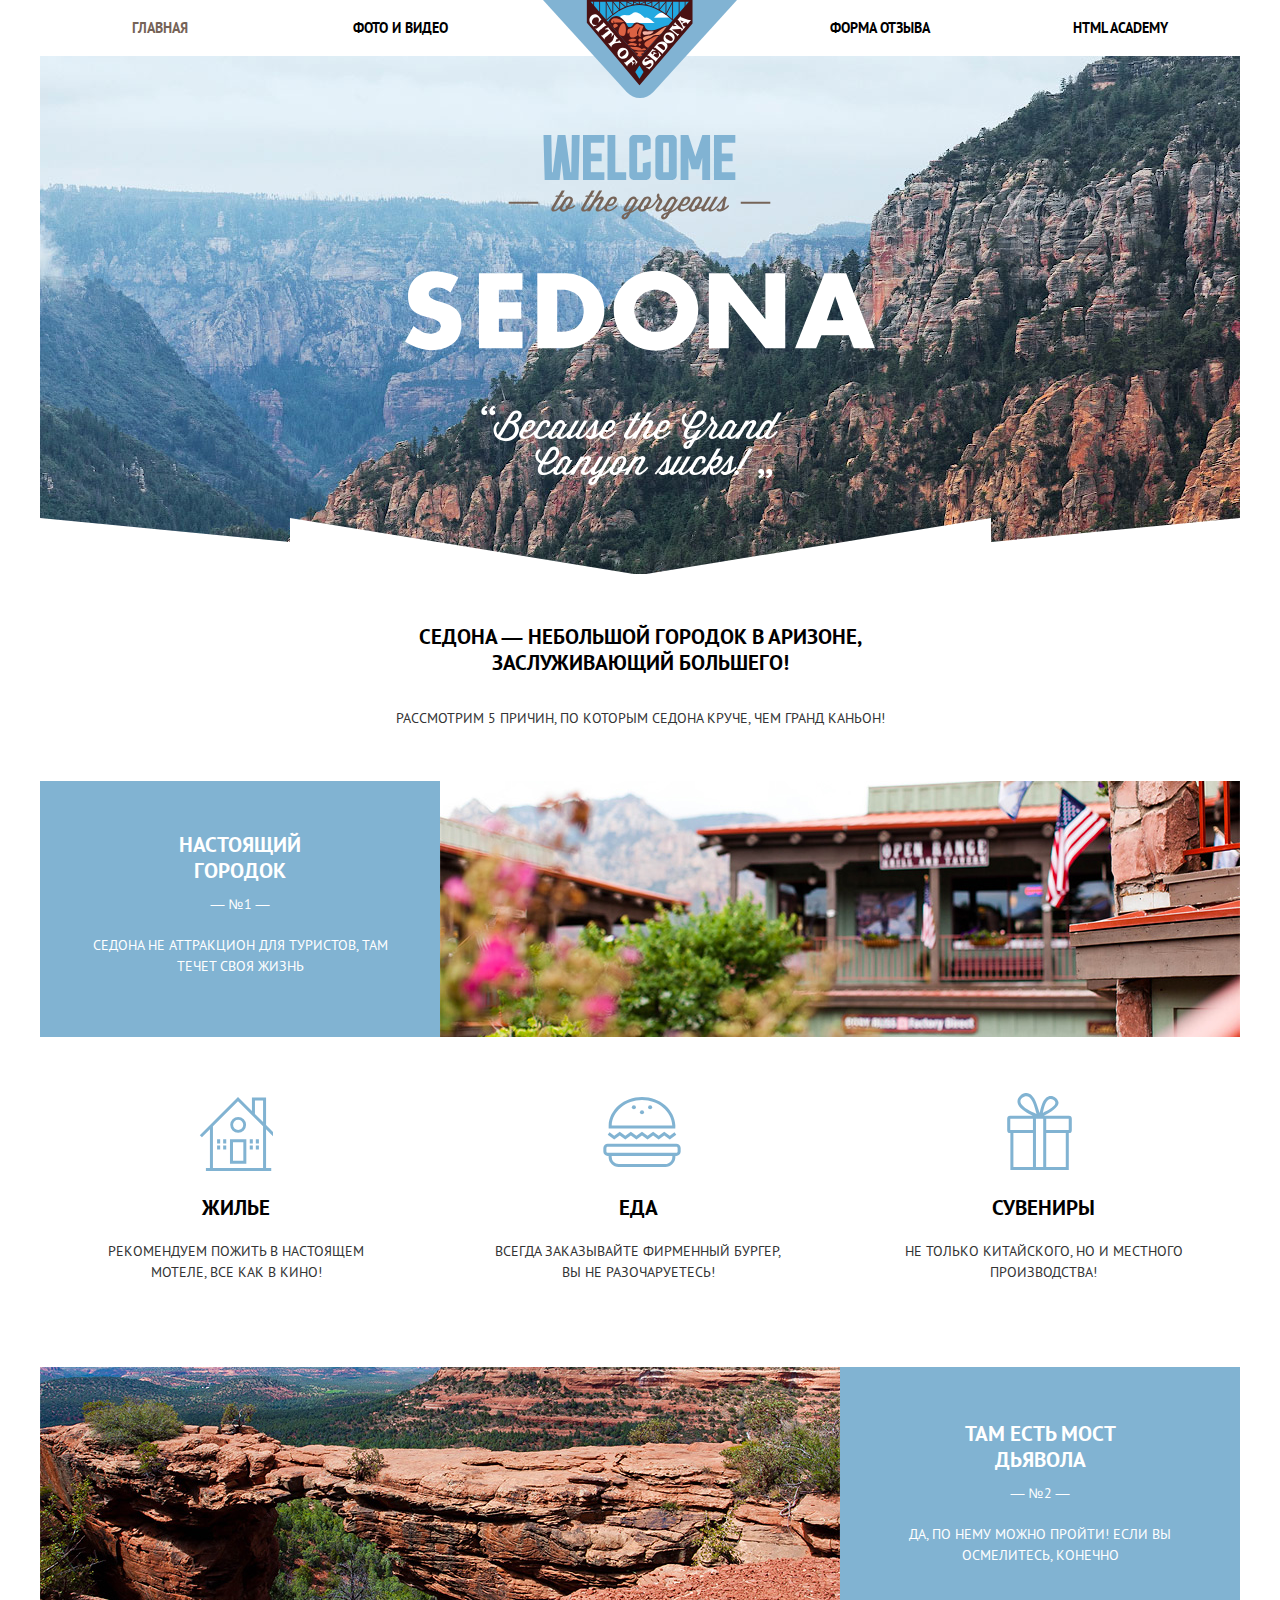
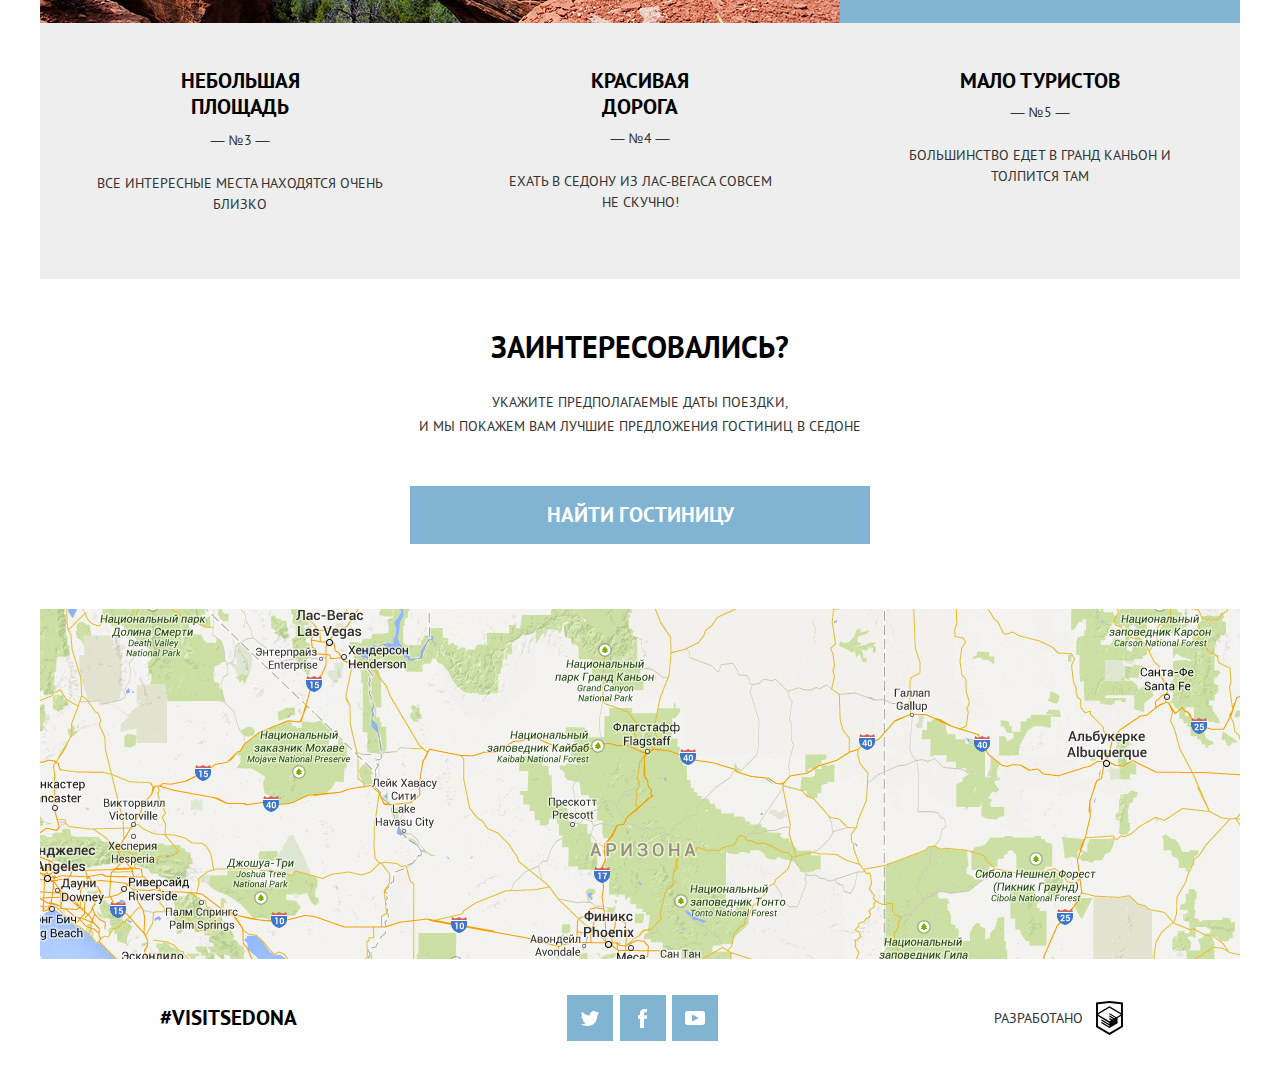
<file: index.html>
<!DOCTYPE html>
<html lang="ru">
  <head>
    <meta charset="utf-8">
    <title>HTML Academy: Седона</title>
    <meta name="viewport" content="width=device-width,initial-scale=1">
    <link rel="stylesheet" type="text/css" href="css/style.css">
  </head>
  <body>
    <header class="page-header">
      <nav class="main-nav main-nav--open">
        <div class="main-nav__wrapper">
          <ul class="main-nav__list site-list">
            <li class="site-list__item">
              <a class="site-list__link site-list__link--active">Главная</a>
            </li>
            <li class="site-list__item">
              <a class="site-list__link" href="photo.html">Фото и видео</a>
            </li>
            <li class="site-list__item">
              <a class="site-list__link" href="form.html">Форма отзыва</a>
            </li>
            <li class="site-list__item">
              <a class="site-list__link" href="https://htmlacademy.ru/intensive/adaptive">HTML Academy</a>
            </li>
          </ul>
        </div>
      </nav>
      <button class="page-header__toggle" type="button"><span class="visually-hidden">Открыть меню</span></button>
      <a class="page-header__logo">
        <picture>
          <source media="(min-width: 1200px)" srcset="img/logo-sedona-desktop.svg">
          <source media="(min-width: 768px)" srcset="img/logo-sedona-tablet.svg">
          <img class="page-header__logo-image" src="img/logo-sedona-mobile.svg" width="101" height="83" alt="Седона">
        </picture>
      </a>
    </header>
    <main class="page-main">
      <section class="intro">
        <section class="intro__header">
          <picture>
            <source media="(min-width: 768px)" srcset="img/text-sedona-index.svg">
            <img class="intro__logo" src="img/text-sedona-index.svg" alt="sedona">
          </picture>
        </section>
        <section class="intro__content">
          <h2 class="visually-hidden">Преимущества городка Седона</h2>
          <p class="intro__title">СЕДОНА — небольшой городок в АРИЗОНЕ, заслуживающий большего!</p>
          <p class="intro__text">Рассмотрим 5 причин, по которым Седона круче, чем гранд каньон!</p>
        </section>
        <ul class="advantages">
          <li class="advantages__item">
            <div class="advantages__wrapper">
              <h3 class="advantages__title">Настоящий городок</h3>
              <p class="advantages__number">— №1 —</p>
              <p class="advantages__description">Седона не аттракцион для туристов, там течет своя жизнь</p>
            </div>
            <div class="advantages__container">
              <picture>
                <source media="(min-width: 1200px)" srcset="img/main-city-desktop@1x.jpg 1x, img/main-city-desktop@2x.jpg 2x">
                <source media="(min-width: 768px)" srcset="img/main-city-tablet@1x.jpg 1x, img/main-city-tablet@2x.jpg 2x">
                <img class="advantages__photo" src="img/main-city-mobile@1x.jpg" srcset="img/main-city-mobile@2x.jpg 2x" alt="Жилье">
              </picture>
            </div>
            <div class="advantages__wrapper advantages__wrapper--detail">
              <ul>
                <li class="advantages__detail advantages__detail--lodging">
                  <p class="advantages__title advantages__title--detail">Жилье</p>
                  <p class="advantages__description">Рекомендуем пожить в настоящем мотеле, все как в кино!</p>
                </li>
                <li class="advantages__detail advantages__detail--souvenirs">
                  <p class="advantages__title advantages__title--detail">Сувениры</p>
                  <p class="advantages__description">Не только китайского, но и местного производства!</p>
                </li>
                <li class="advantages__detail advantages__detail--food">
                  <p class="advantages__title advantages__title--detail">Еда</p>
                  <p class="advantages__description">Всегда заказывайте фирменный бургер, вы не разочаруетесь!</p>
                </li>
              </ul>
            </div>
          </li>
          <li class="advantages__item">
            <div class="advantages__wrapper">
              <h3 class="advantages__title">Там есть мост дьявола</h3>
              <p class="advantages__number">— №2 —</p>
              <p class="advantages__description">Да, по нему можно пройти! Если вы осмелитесь, конечно</p>
            </div>
            <div class="advantages__container">
              <picture>
                <source media="(min-width: 1200px)" srcset="img/main-bridge-desktop@1x.jpg 1x, img/main-bridge-desktop@2x.jpg 2x">
                <source media="(min-width: 768px)" srcset="img/main-bridge-tablet@1x.jpg 1x, img/main-bridge-tablet@2x.jpg 2x">
                <img class="advantages__photo" src="img/main-bridge-mobile@1x.jpg" srcset="img/main-bridge-mobile@2x.jpg 2x" alt="мост дьявола">
              </picture>
            </div>
          </li>
          <li class="advantages__item">
            <h3 class="advantages__title">Небольшая площадь</h3>
            <p class="advantages__number">— №3 —</p>
            <p class="advantages__description">Все интересные места находятся очень близко</p>
          </li>
          <li class="advantages__item">
            <h3 class="advantages__title">Красивая дорога</h3>
            <p class="advantages__number">— №4 —</p>
            <p class="advantages__description">Ехать в Седону из Лас-Вегаса совсем не скучно!</p>
          </li>
          <li class="advantages__item">
            <h3 class="advantages__title">Мало туристов</h3>
            <p class="advantages__number">— №5 —</p>
            <p class="advantages__description">Большинство едет в гранд каньон и толпится там</p>
          </li>
        </ul>
      </section>
      <section class="search-hotel">
        <b class="search-hotel__title">Заинтересовались?</b>
        <p class="search-hotel__description">Укажите предполагаемые даты поездки,<br> и мы покажем вам лучшие предложения гостиниц в Седоне</p>
        <a class="search-hotel__button button" href="#">Найти гостиницу</a>
      </section>
      <div class="map">
        <picture>
          <source media="(min-width: 1200px)" srcset="img/bg-map-desktop@1x.jpg, img/bg-map-desktop@2x.jpg 2x">
          <source media="(min-width: 768px)" srcset="img/bg-map-tablet@1x.jpg, img/bg-map-tablet@2x.jpg 2x">
          <img src="img/bg-map-mobile@1x.jpg" srcset="img/bg-map-mobile@2x.jpg 2x" alt="sedona, arizona, usa">
        </picture>
      </div>
    </main>
    <footer class="page-footer">
      <p class="page-footer__hashtag">#visitsedona</p>
      <div class="page-footer__social">
        <ul class="social">
          <li class="social__item">
            <a class="social__link social__link--tw" href="#"><span class="visually-hidden">Twitter</span>
            </a>
          </li>
          <li class="social__item">
            <a class="social__link social__link--fb" href="#"><span class="visually-hidden">Facebook</span></a>
          </li>
          <li class="social__item">
            <a class="social__link social__link--yt" href="#"><span class="visually-hidden">Youtube</span></a>
          </li>
        </ul>
      </div>
      <address class="page-footer__copyright copyright">
        <span class="copyright__text">Разработано</span>
        <a class="copyright__logo" href="https://htmlacademy.ru/intensive/adaptive">
          <svg version="1.1" id="Layer_1" xmlns="http://www.w3.org/2000/svg" xmlns:xlink="http://www.w3.org/1999/xlink" x="0px" y="0px" width="26.943px" height="34.09px" viewBox="0 0 26.943 34.09" enable-background="new 0 0 26.943 34.09" xml:space="preserve">
            <path d="M13.62,0.017L13.472,0L0,1.412v24.661l13.473,8.017l13.43-7.99l0.042-0.025V1.412L13.62,0.017z M25.019,12.127L13.495,5.334 L13.494,5.23l-0.087,0.05l-0.088-0.056v0.109L1.925,12.118V3.147l11.548-1.212l11.547,1.212V12.127z M13.405,6.787L24.923,13.5 l-4.479,2.64l-7.093-4.221l-0.014,1.415l5.904,3.513l-0.86,0.507l-5.03-2.992l-0.014,1.415l3.827,2.275l-0.782,0.523l-3.031-1.787 l-0.014,1.413l1.853,1.091l-1.8,1.081L2.034,13.622L13.405,6.787z M1.925,15.127l11.411,6.791l0.016,1.044L5.41,18.234L5.395,19.65 l7.979,4.795l0.018,1.076l-7.973-4.74l-0.013,1.414l8.021,4.822l0.046,0.025l8.143-4.872l-0.011-5.177l3.415-2.036v10.021 L13.472,31.85L1.925,24.979V15.127z"></path>
          </svg>
        </a>
      </address>
    </footer>
    <script src="js/picturefill.js"></script>
  </body>
</html>
</file>
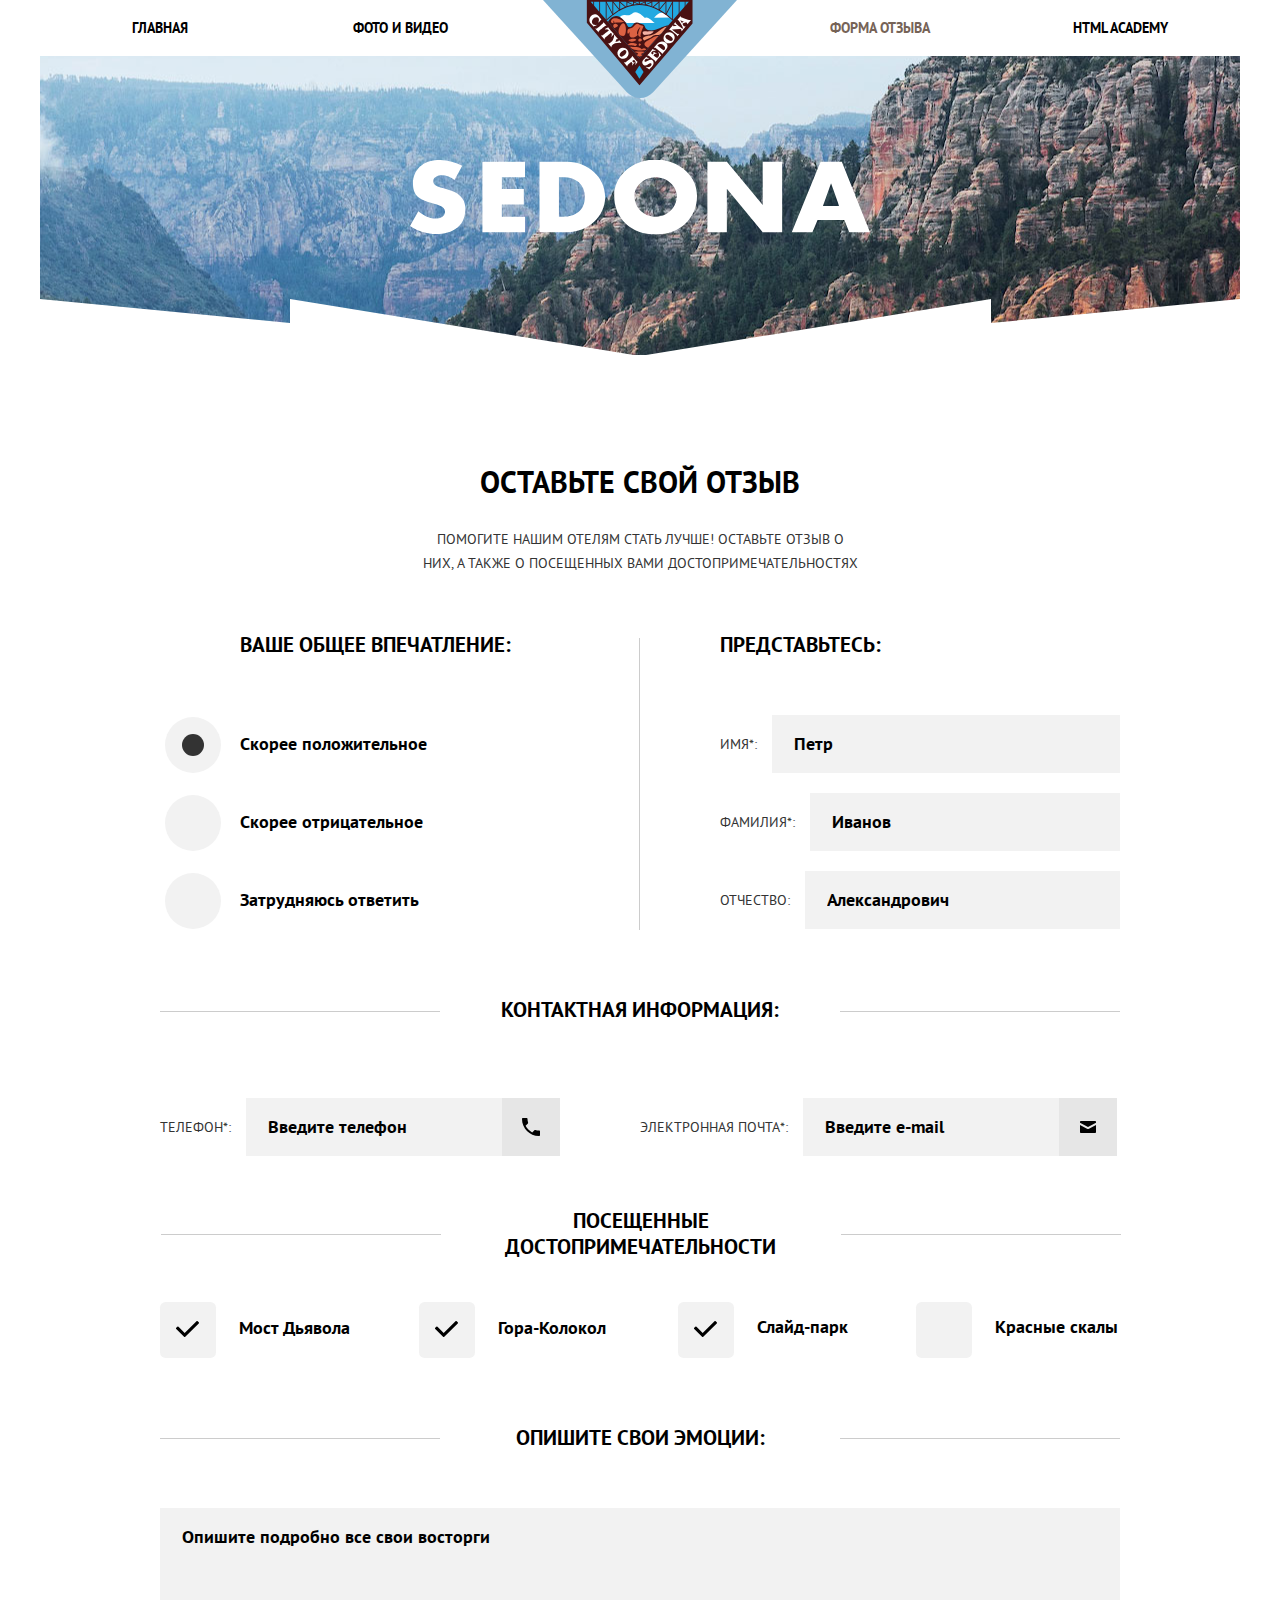
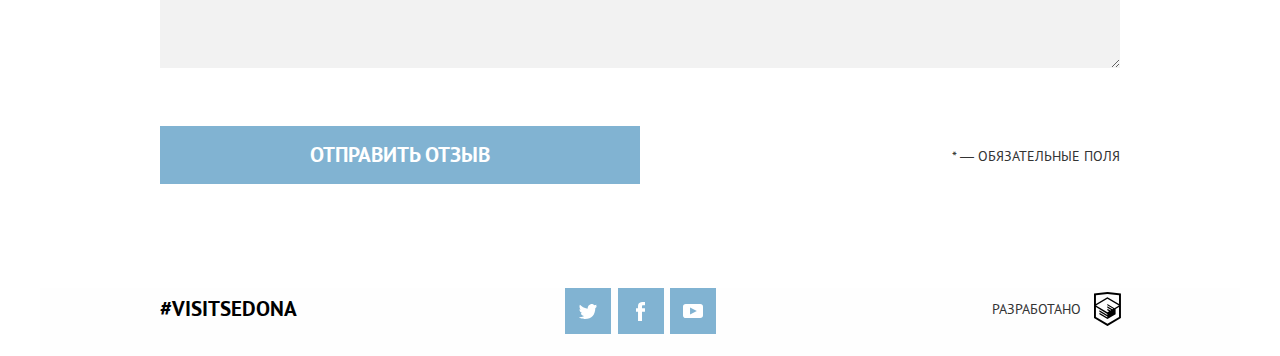
<file: form.html>
<!DOCTYPE html>
<html lang="ru">
  <head>
    <meta charset="utf-8">
    <title>HTML Academy: Седона</title>
    <meta name="viewport" content="width=device-width,initial-scale=1">
    <link rel="stylesheet" type="text/css" href="css/style.min.css">
  </head>
  <body>
    <header class="page-header">
      <nav class="main-nav main-nav--open">
        <div class="main-nav__wrapper">
          <ul class="main-nav__list site-list">
            <li class="site-list__item">
              <a class="site-list__link" href="index.html">Главная</a>
            </li>
            <li class="site-list__item">
              <a class="site-list__link" href="photo.html">Фото и видео</a>
            </li>
            <li class="site-list__item">
              <a class="site-list__link site-list__link--active">Форма отзыва</a>
            </li>
            <li class="site-list__item">
              <a class="site-list__link" href="index.html">HTML Academy</a>
            </li>
          </ul>
        </div>
      </nav>
      <button class="page-header__toggle" type="button"><span class="visually-hidden">Открыть меню</span></button>
      <a class="page-header__logo" href="index.html">
        <picture>
          <source media="(min-width: 1200px)" srcset="img/logo-sedona-desktop.svg">
          <source media="(min-width: 768px)" srcset="img/logo-sedona-tablet.svg">
          <img class="page-header__logo-image" src="img/logo-sedona-mobile.svg" width="101" height="83" alt="Седона">
        </picture>
      </a>
    </header>
    <main class="page-main">
      <section class="intro intro-form">
        <section class="intro__header intro__header--form">
          <img class="intro__logo" src="img/text-sedona.svg" width="227" height="40" alt="sedona">
        </section>
        <section class="intro__content">
          <h2 class="intro__title intro__title--form">Оставьте свой отзыв</h2>
          <p class="intro__text intro__text--padding-form">Помогите нашим отелям стать лучше! Оставьте отзыв о них, а также о посещенных вами достопримечательностях</p>
        </section>
      </section>
      <form class="form" action="https://echo.htmlacademy.ru" method="post">
        <fieldset class="form__group">
          <legend class="form__title">Представьтесь:</legend>
          <ul class="form__list">
            <li class="form__item">
              <label class="form__label form__label--weight--norm" for="name">Имя*:</label>
              <input class="form__info" type="text" name="name" id="name" placeholder="Петр" required="">
            </li>
            <li class="form__item">
              <label class="form__label form__label--weight--norm" for="last-name">Фамилия*:</label>
              <input class="form__info" type="text" name="last-name" id="last-name" placeholder="Иванов" required="">
            </li>
            <li class="form__item">
              <label class="form__label form__label--weight--norm" for="second-name">Отчество:</label>
              <input class="form__info" type="text" name="second-name" id="second-name" placeholder="Александрович">
            </li>
          </ul>
        </fieldset>
        <fieldset class="form__group">
          <legend class="form__title">Контактная информация:</legend>
          <ul class="form__list">
            <li class="form__item">
              <label class="form__label form__label--weight--norm" for="phone"><span>Контактный</span> телефон*:</label>
              <input class="form__info" type="text" name="phone" id="phone" placeholder="Введите телефон" required="">
            </li>
            <li class="form__item">
              <label class="form__label form__label--weight--norm" for="email">Электронная почта*:</label>
              <input class="form__info" type="text" name="email" id="email" placeholder="Введите e-mail" required="">
            </li>
          </ul>
        </fieldset>
        <fieldset class="form__group">
          <legend class="form__title">Ваше общее впечатление:</legend>
          <ul class="form__list">
            <li class="form__item">
              <input class="form__radio visually-hidden" type="radio" name="grade" value="positive" id="positive" checked="">
              <label class="form__label form__label--weight--bold" for="positive">Скорее положительное</label>
            </li>
            <li class="form__item">
              <input class="form__radio visually-hidden" type="radio" name="grade" value="negative" id="negative">
              <label class="form__label form__label--weight--bold" for="negative">Скорее отрицательное</label>
            </li>
            <li class="form__item">
              <input class="form__radio visually-hidden" type="radio" name="grade" value="no-answer" id="no-answer">
              <label class="form__label form__label--weight--bold" for="no-answer">Затрудняюсь ответить</label>
            </li>
          </ul>
        </fieldset>
        <fieldset class="form__group">
          <legend class="form__title">Посещенные достопримечательности</legend>
          <ul class="form__list">
            <li class="form__item">
              <input class="form__checkbox visually-hidden" type="checkbox" name="bridge" id="bridge" checked="">
              <label class="form__label form__label--weight--bold" for="bridge">Мост Дьявола</label>
            </li>
            <li class="form__item">
              <input class="form__checkbox visually-hidden" type="checkbox" name="mountain" id="mountain" checked="">
              <label class="form__label form__label--weight--bold" for="mountain">Гора-Колокол</label>
            </li>
            <li class="form__item">
              <input class="form__checkbox visually-hidden" type="checkbox" name="slide-park" id="slide-park" checked="">
              <label class="form__label form__label--weight--bold" for="slide-park">Слайд-парк</label>
            </li>
            <li class="form__item">
              <input class="form__checkbox visually-hidden" type="checkbox" name="crag" id="crag">
              <label class="form__label form__label--weight--bold" for="crag">Красные скалы</label>
            </li>
          </ul>
        </fieldset>
        <fieldset class="form__group">
          <legend class="form__title">Опишите свои эмоции:</legend>
          <textarea class="form__comment" name="comment" placeholder="Опишите подробно все свои восторги"></textarea>
        </fieldset>
        <button class="form__button button" type="submit">Отправить отзыв</button>
        <p class="form__note">* — обязательные поля</p>
      </form>
    </main>
    <footer class="page-footer">
      <p class="page-footer__hashtag page-footer__hashtag--form">#visitsedona</p>
      <div class="page-footer__social page-footer__social--form">
        <ul class="social">
          <li class="social__item">
            <a class="social__link social__link--tw" href="#"><span class="visually-hidden">Twitter</span></a>
          </li>
          <li class="social__item">
            <a class="social__link social__link--fb" href="#"><span class="visually-hidden">Facebook</span></a>
          </li>
          <li class="social__item">
            <a class="social__link social__link--yt" href="#"><span class="visually-hidden">Youtube</span></a>
          </li>
        </ul>
      </div>
      <address class="page-footer__copyright copyright copyright--form">
        <span class="copyright__text">Разработано</span>
        <a class="copyright__logo" href="https://htmlacademy.ru/intensive/adaptive">
          <svg version="1.1" id="Layer_1" xmlns="http://www.w3.org/2000/svg" xmlns:xlink="http://www.w3.org/1999/xlink" x="0px" y="0px" width="26.943px" height="34.09px" viewBox="0 0 26.943 34.09" enable-background="new 0 0 26.943 34.09" xml:space="preserve">
            <path d="M13.62,0.017L13.472,0L0,1.412v24.661l13.473,8.017l13.43-7.99l0.042-0.025V1.412L13.62,0.017z M25.019,12.127L13.495,5.334 L13.494,5.23l-0.087,0.05l-0.088-0.056v0.109L1.925,12.118V3.147l11.548-1.212l11.547,1.212V12.127z M13.405,6.787L24.923,13.5 l-4.479,2.64l-7.093-4.221l-0.014,1.415l5.904,3.513l-0.86,0.507l-5.03-2.992l-0.014,1.415l3.827,2.275l-0.782,0.523l-3.031-1.787 l-0.014,1.413l1.853,1.091l-1.8,1.081L2.034,13.622L13.405,6.787z M1.925,15.127l11.411,6.791l0.016,1.044L5.41,18.234L5.395,19.65 l7.979,4.795l0.018,1.076l-7.973-4.74l-0.013,1.414l8.021,4.822l0.046,0.025l8.143-4.872l-0.011-5.177l3.415-2.036v10.021 L13.472,31.85L1.925,24.979V15.127z"></path>
          </svg>
        </a>
      </address>
    </footer>
    <section class="modal modal--error visually-hidden">
      <h2 class="modal__title">Что-то пошло не так!</h2>
      <p class="modal__text">Провертье поля, выделенные красным, скорее всего вы забыли их заполнить</p>
      <button class="button modal__button modal__button--width--small" type="button">OK</button>
    </section>
    <section class="modal modal--done visually-hidden">
      <h2 class="modal__title">Ваш отзыв отправлен!</h2>
      <p class="modal__text">Спасибо за ваше участие, ваш отзыв уже поступил к нам. <br> В ближайшее время мы опубликуем его на сайте</p>
      <button class="button modal__button modal__button--width--large" type="button">Закрыть окно</button>
    </section>
    <script src="js/picturefill.js"></script>
  </body>
</html>
</file>
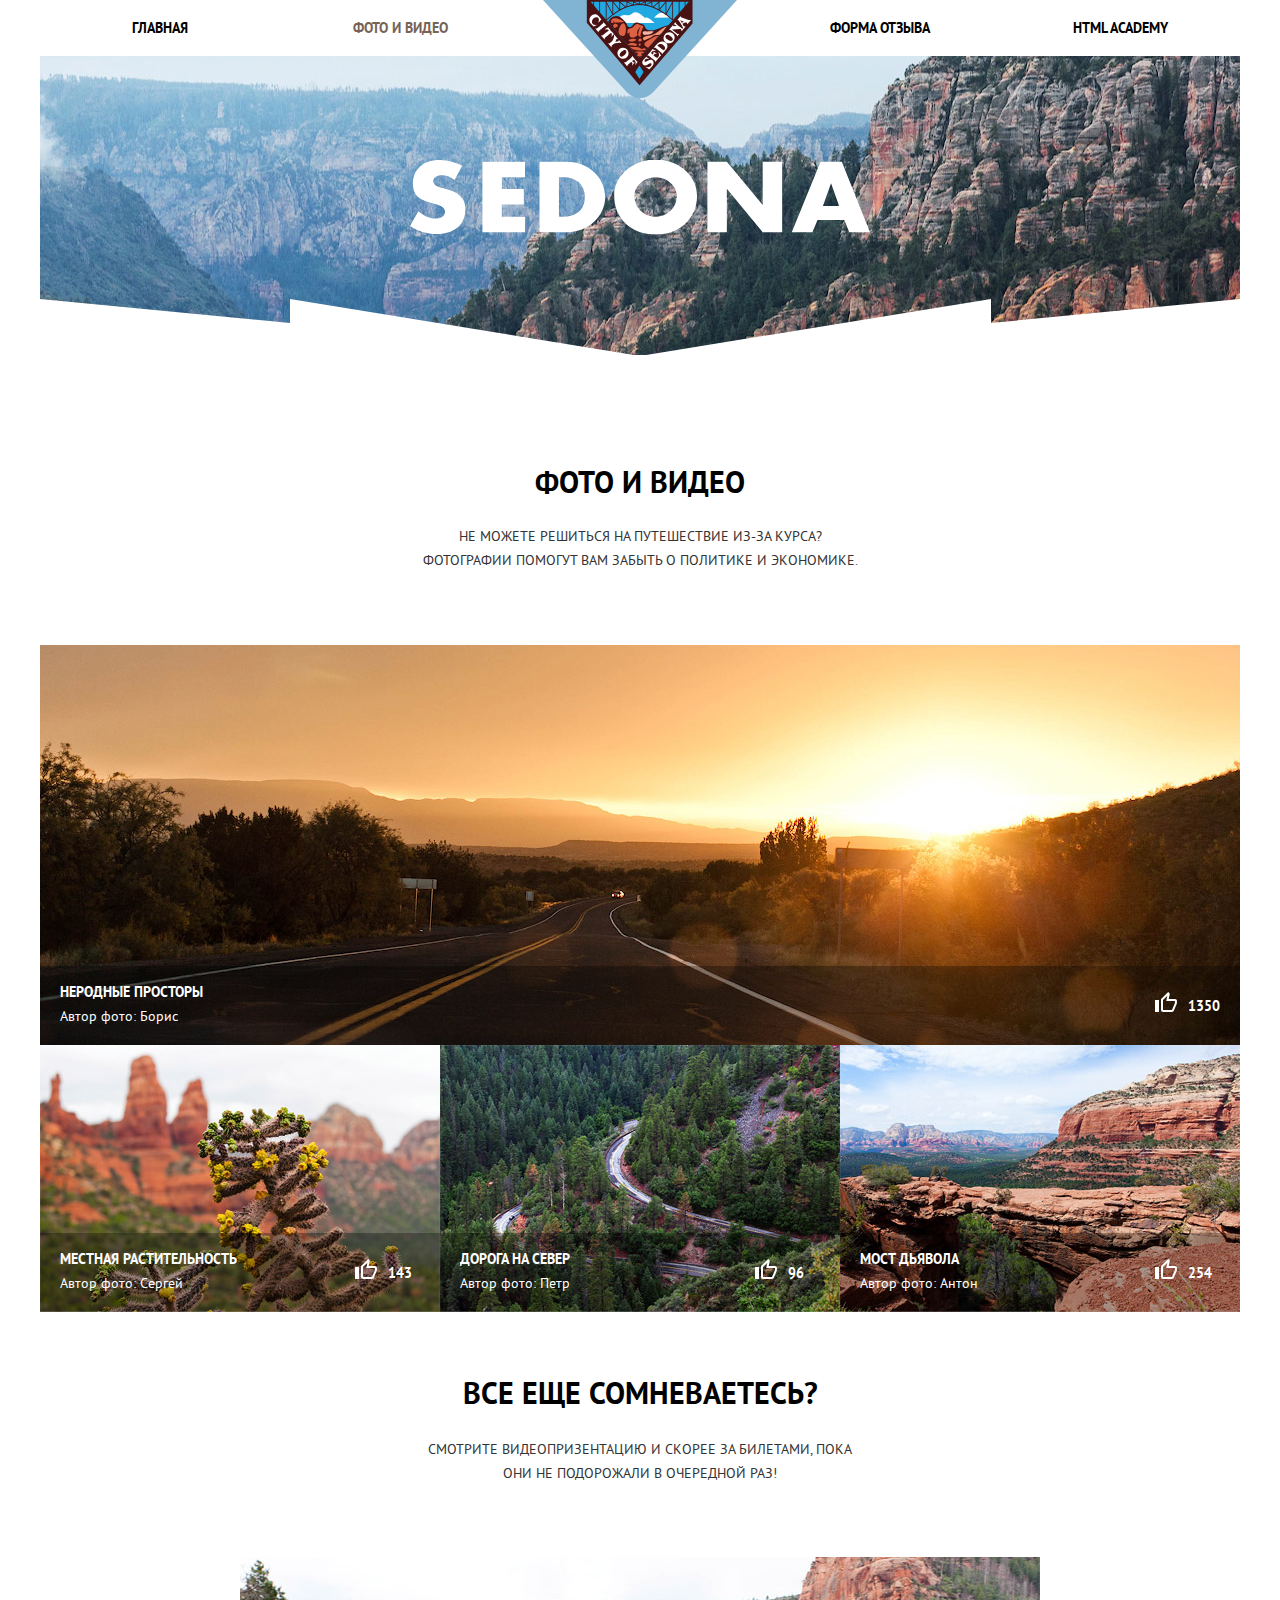
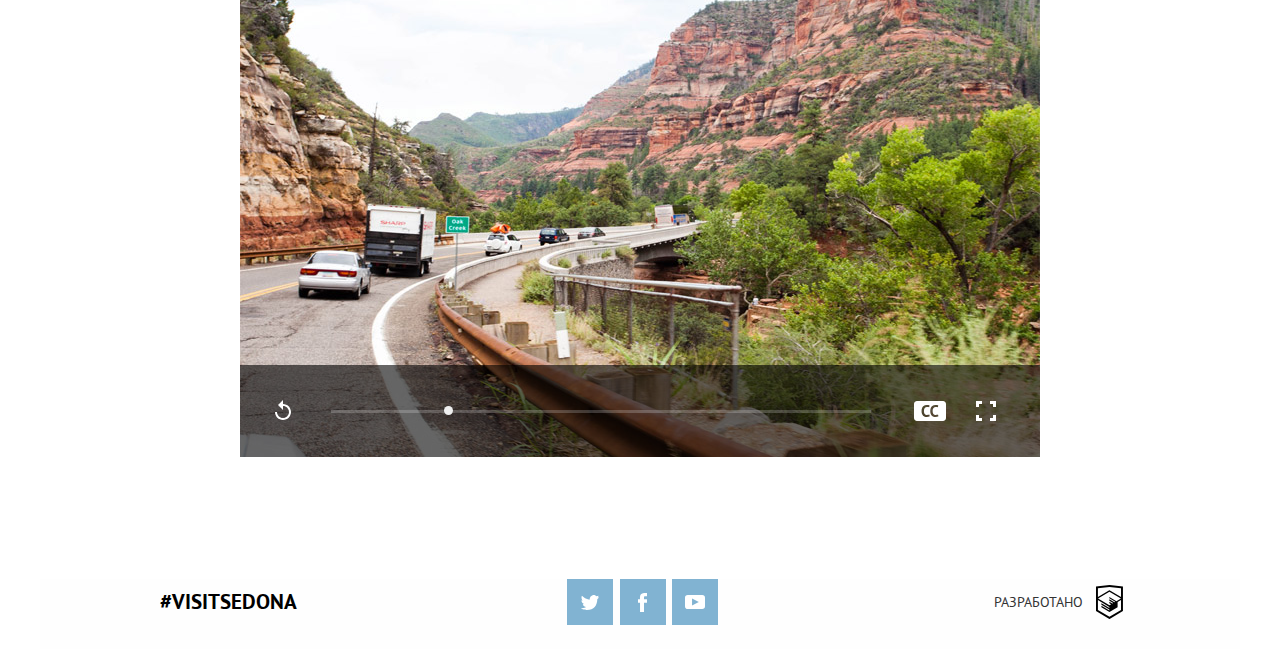
<file: photo.html>
<!DOCTYPE html>
<html lang="ru">
  <head>
    <meta charset="utf-8">
    <title>HTML Academy: Седона</title>
    <meta name="viewport" content="width=device-width,initial-scale=1">
    <link rel="stylesheet" type="text/css" href="css/style.min.css">
  </head>
  <body>
    <header class="page-header">
      <nav class="main-nav main-nav--open">
        <div class="main-nav__wrapper">
          <ul class="main-nav__list site-list">
            <li class="site-list__item">
              <a class="site-list__link" href="index.html">Главная</a>
            </li>
            <li class="site-list__item">
              <a class="site-list__link site-list__link--active">Фото и видео</a>
            </li>
            <li class="site-list__item">
              <a class="site-list__link" href="form.html">Форма отзыва</a>
            </li>
            <li class="site-list__item">
              <a class="site-list__link" href="https://htmlacademy.ru/intensive/adaptive">HTML Academy</a>
            </li>
          </ul>
        </div>
      </nav>
      <button class="page-header__toggle" type="button"><span class="visually-hidden">Открыть меню</span></button>
      <a class="page-header__logo" href="index.html">
        <picture>
          <source media="(min-width: 1200px)" srcset="img/logo-sedona-desktop.svg">
          <source media="(min-width: 768px)" srcset="img/logo-sedona-tablet.svg">
          <img class="page-header__logo-image" src="img/logo-sedona-mobile.svg" width="101" height="83" alt="Седона">
        </picture>
      </a>
    </header>
    <main class="page-main">
      <section class="intro">
        <section class="intro__header intro__header--photo">
          <img class="intro__logo" src="img/text-sedona.svg" width="280" height="209" alt="sedona">
        </section>
        <section class="intro__content">
          <h2 class="intro__title intro__title--photo">Фото и видео</h2>
          <p class="intro__text intro__text--photo">Не можете решиться на путешествие из-за курса? фотографии помогут вам забыть о политике и экономике.</p>
        </section>
      </section>
      <section class="photo-wrapper">
        <ul class="photo">
          <li class="photo__item">
            <div class="photo__wrapper">
              <picture>
                <source media="(min-width: 1200px)" srcset="img/photo-sunset-desktop@1x.jpg 1x, img/photo-sunset-desktop@2x.jpg 2x">
                <source media="(min-width: 768px)" srcset="img/photo-sunset-tablet@1x.jpg 1x, img/photo-sunset-tablet@2x.jpg 2x">
                <img src="img/photo-sunset-mobile@1x.jpg" srcset="img/photo-sunset-mobile@2x.jpg 2x" alt="Неродные просторы">
              </picture>
            </div>
            <div class="photo__text">
              <div class="photo__container">
                <p class="photo__title">Неродные просторы</p>
                <p class="photo__author">Автор фото: Борис</p>
              </div>
              <div class="photo__likes">
                <button class="photo__button" type="button"><span class="visually-hidden">Посавить лайк</span></button>
                <p class="photo__sum">1350</p>
              </div>
            </div>
          </li>
          <li class="photo__item">
            <div class="photo__wrapper">
              <picture>
                <source media="(min-width: 1200px)" srcset="img/photo-cactus-desktop@1x.jpg 1x, img/photo-cactus-desktop@2x.jpg 2x">
                <source media="(min-width: 768px)" srcset="img/photo-cactus-tablet@1x.jpg 1x, img/photo-cactus-tablet@2x.jpg 2x">
                <img src="img/photo-cactus-mobile@1x.jpg" srcset="img/photo-cactus-mobile@2x.jpg 2x" alt="Местная растительность">
              </picture>
            </div>
            <div class="photo__text">
              <div class="photo__container">
                <p class="photo__title">Местная растительность</p>
                <p class="photo__author">Автор фото: Сергей</p>
              </div>
              <div class="photo__likes">
                <button class="photo__button" type="button"><span class="visually-hidden">Посавить лайк</span></button>
                <p class="photo__sum">143</p><p>
              </p></div>
            </div>
          </li>
          <li class="photo__item">
            <div class="photo__wrapper">
              <picture>
                <source media="(min-width: 1200px)" srcset="img/photo-roads-desktop@1x.jpg 1x, img/photo-roads-desktop@2x.jpg 2x">
                <source media="(min-width: 768px)" srcset="img/photo-roads-tablet@1x.jpg 1x, img/photo-roads-tablet@2x.jpg 2x">
                <img src="img/photo-roads-mobile@1x.jpg" srcset="img/photo-roads-mobile@2x.jpg 2x" alt="Дорога на север">
              </picture>
            </div>
            <div class="photo__text">
              <div class="photo__container">
                <p class="photo__title">Дорога на север</p>
                <p class="photo__author">Автор фото: Петр</p>
              </div>
              <div class="photo__likes">
                <button class="photo__button" type="button"><span class="visually-hidden">Посавить лайк</span></button>
                <p class="photo__sum">96</p>
              </div>
            </div>
          </li>
          <li class="photo__item">
            <div class="photo__wrapper">
              <picture>
                <source media="(min-width: 1200px)" srcset="img/photo-bridge-desktop@1x.jpg 1x, img/photo-bridge-desktop@2x.jpg 2x">
                <source media="(min-width: 768px)" srcset="img/photo-bridge-tablet@1x.jpg 1x, img/photo-bridge-tablet@2x.jpg 2x">
                <img src="img/photo-bridge-mobile@1x.jpg" srcset="img/photo-bridge-mobile@2x.jpg 2x" alt="Мост Дьявола">
              </picture>
            </div>
            <div class="photo__text">
              <div class="photo__container">
                <p class="photo__title">Мост Дьявола</p>
                <p class="photo__author">Автор фото: Антон</p>
              </div>
              <div class="photo__likes">
                <button class="photo__button" type="button"><span class="visually-hidden">Посавить лайк</span></button>
                <p class="photo__sum">254</p>
              </div>
            </div>
          </li>
        </ul>
      </section>
      <section class="video">
        <div class="video__wrapper-text">
          <p class="video__title">Все еще сомневаетесь?</p>
          <p class="video__text">Смотрите видеопризентацию и скорее за билетами, пока они не подорожали в очередной раз!</p>
        </div>
        <div class="video__wrapper-video">
          <picture>
            <source media="(min-width: 768px)" srcset="img/video-desktop@1x.jpg 1x, img/video-desktop@2x.jpg 2x">
            <source media="(min-width: 768px)" srcset="img/video-tablet@1x.jpg 1x, img/video-tablet@2x.jpg 2x">
            <img src="img/video-mobile@1x.jpg" srcset="img/video-mobile@2x.jpg 2x" alt="Видеопрезентация">
          </picture>
          <div class="video__control-panel">
            <div class="video__time-control">
              <div class="video__time-scale">
              </div>
              <button class="video__toggle"></button>
            </div>
            <div class="video__function-control">
              <button class="video__replay"></button>
              <button class="video__titles"></button>
              <button class="video__full-window"></button>
            </div>
          </div>
        </div>
      </section>
    </main>
    <footer class="page-footer">
      <p class="page-footer__hashtag">#visitsedona</p>
      <div class="page-footer__social page-footer__social--photo">
        <ul class="social">
          <li class="social__item">
            <a class="social__link social__link--tw" href="#"><span class="visually-hidden">Twitter</span></a>
          </li>
          <li class="social__item">
            <a class="social__link social__link--fb" href="#"><span class="visually-hidden">Facebook</span></a>
          </li>
          <li class="social__item">
            <a class="social__link social__link--yt" href="#"><span class="visually-hidden">Youtube</span></a>
          </li>
        </ul>
      </div>
      <address class="page-footer__copyright copyright">
        <span class="copyright__text">Разработано</span>
        <a class="copyright__logo" href="https://htmlacademy.ru/intensive/adaptive">
          <svg version="1.1" id="Layer_1" xmlns="http://www.w3.org/2000/svg" xmlns:xlink="http://www.w3.org/1999/xlink" x="0px" y="0px" width="26.943px" height="34.09px" viewBox="0 0 26.943 34.09" enable-background="new 0 0 26.943 34.09" xml:space="preserve">
            <path d="M13.62,0.017L13.472,0L0,1.412v24.661l13.473,8.017l13.43-7.99l0.042-0.025V1.412L13.62,0.017z M25.019,12.127L13.495,5.334 L13.494,5.23l-0.087,0.05l-0.088-0.056v0.109L1.925,12.118V3.147l11.548-1.212l11.547,1.212V12.127z M13.405,6.787L24.923,13.5 l-4.479,2.64l-7.093-4.221l-0.014,1.415l5.904,3.513l-0.86,0.507l-5.03-2.992l-0.014,1.415l3.827,2.275l-0.782,0.523l-3.031-1.787 l-0.014,1.413l1.853,1.091l-1.8,1.081L2.034,13.622L13.405,6.787z M1.925,15.127l11.411,6.791l0.016,1.044L5.41,18.234L5.395,19.65 l7.979,4.795l0.018,1.076l-7.973-4.74l-0.013,1.414l8.021,4.822l0.046,0.025l8.143-4.872l-0.011-5.177l3.415-2.036v10.021 L13.472,31.85L1.925,24.979V15.127z"></path>
          </svg>
        </a>
      </address>
    </footer>
    <script src="js/picturefill.js"></script>
  </body>
</html>
</file>
<file: css/style.css>
/* stylelint-disable*/
/*! normalize.css v8.0.0 | MIT License | github.com/necolas/normalize.css */
/* Document
   ========================================================================== */
/**
 * 1. Correct the line height in all browsers.
 * 2. Prevent adjustments of font size after orientation changes in iOS.
 */
html {
  line-height: 1.15;
  /* 1 */
  -webkit-text-size-adjust: 100%;
  /* 2 */ }

/* Sections
   ========================================================================== */
/**
 * Remove the margin in all browsers.
 */
body {
  margin: 0; }

/**
 * Correct the font size and margin on `h1` elements within `section` and
 * `article` contexts in Chrome, Firefox, and Safari.
 */
h1 {
  font-size: 2em;
  margin: 0.67em 0; }

/* Grouping content
   ========================================================================== */
/**
 * 1. Add the correct box sizing in Firefox.
 * 2. Show the overflow in Edge and IE.
 */
hr {
  -webkit-box-sizing: content-box;
          box-sizing: content-box;
  /* 1 */
  height: 0;
  /* 1 */
  overflow: visible;
  /* 2 */ }

/**
 * 1. Correct the inheritance and scaling of font size in all browsers.
 * 2. Correct the odd `em` font sizing in all browsers.
 */
pre {
  font-family: monospace, monospace;
  /* 1 */
  font-size: 1em;
  /* 2 */ }

/* Text-level semantics
   ========================================================================== */
/**
 * Remove the gray background on active links in IE 10.
 */
a {
  background-color: transparent; }

/**
 * 1. Remove the bottom border in Chrome 57-
 * 2. Add the correct text decoration in Chrome, Edge, IE, Opera, and Safari.
 */
abbr[title] {
  border-bottom: none;
  /* 1 */
  text-decoration: underline;
  /* 2 */
  -webkit-text-decoration: underline dotted;
          text-decoration: underline dotted;
  /* 2 */ }

/**
 * Add the correct font weight in Chrome, Edge, and Safari.
 */
b,
strong {
  font-weight: bolder; }

/**
 * 1. Correct the inheritance and scaling of font size in all browsers.
 * 2. Correct the odd `em` font sizing in all browsers.
 */
code,
kbd,
samp {
  font-family: monospace, monospace;
  /* 1 */
  font-size: 1em;
  /* 2 */ }

/**
 * Add the correct font size in all browsers.
 */
small {
  font-size: 80%; }

/**
 * Prevent `sub` and `sup` elements from affecting the line height in
 * all browsers.
 */
sub,
sup {
  font-size: 75%;
  line-height: 0;
  position: relative;
  vertical-align: baseline; }

sub {
  bottom: -0.25em; }

sup {
  top: -0.5em; }

/* Embedded content
   ========================================================================== */
/**
 * Remove the border on images inside links in IE 10.
 */
img {
  border-style: none; }

/* Forms
   ========================================================================== */
/**
 * 1. Change the font styles in all browsers.
 * 2. Remove the margin in Firefox and Safari.
 */
button,
input,
optgroup,
select,
textarea {
  font-family: inherit;
  /* 1 */
  font-size: 100%;
  /* 1 */
  line-height: 1.15;
  /* 1 */
  margin: 0;
  /* 2 */ }

/**
 * Show the overflow in IE.
 * 1. Show the overflow in Edge.
 */
button,
input {
  /* 1 */
  overflow: visible; }

/**
 * Remove the inheritance of text transform in Edge, Firefox, and IE.
 * 1. Remove the inheritance of text transform in Firefox.
 */
button,
select {
  /* 1 */
  text-transform: none; }

/**
 * Correct the inability to style clickable types in iOS and Safari.
 */
button,
[type="button"],
[type="reset"],
[type="submit"] {
  -webkit-appearance: button; }

/**
 * Remove the inner border and padding in Firefox.
 */
button::-moz-focus-inner,
[type="button"]::-moz-focus-inner,
[type="reset"]::-moz-focus-inner,
[type="submit"]::-moz-focus-inner {
  border-style: none;
  padding: 0; }

/**
 * Restore the focus styles unset by the previous rule.
 */
button:-moz-focusring,
[type="button"]:-moz-focusring,
[type="reset"]:-moz-focusring,
[type="submit"]:-moz-focusring {
  outline: 1px dotted ButtonText; }

/**
 * Correct the padding in Firefox.
 */
fieldset {
  padding: 0.35em 0.75em 0.625em; }

/**
 * 1. Correct the text wrapping in Edge and IE.
 * 2. Correct the color inheritance from `fieldset` elements in IE.
 * 3. Remove the padding so developers are not caught out when they zero out
 *    `fieldset` elements in all browsers.
 */
legend {
  -webkit-box-sizing: border-box;
          box-sizing: border-box;
  /* 1 */
  color: inherit;
  /* 2 */
  display: table;
  /* 1 */
  max-width: 100%;
  /* 1 */
  padding: 0;
  /* 3 */
  white-space: normal;
  /* 1 */ }

/**
 * Add the correct vertical alignment in Chrome, Firefox, and Opera.
 */
progress {
  vertical-align: baseline; }

/**
 * Remove the default vertical scrollbar in IE 10+.
 */
textarea {
  overflow: auto; }

/**
 * 1. Add the correct box sizing in IE 10.
 * 2. Remove the padding in IE 10.
 */
[type="checkbox"],
[type="radio"] {
  -webkit-box-sizing: border-box;
          box-sizing: border-box;
  /* 1 */
  padding: 0;
  /* 2 */ }

/**
 * Correct the cursor style of increment and decrement buttons in Chrome.
 */
[type="number"]::-webkit-inner-spin-button,
[type="number"]::-webkit-outer-spin-button {
  height: auto; }

/**
 * 1. Correct the odd appearance in Chrome and Safari.
 * 2. Correct the outline style in Safari.
 */
[type="search"] {
  -webkit-appearance: textfield;
  /* 1 */
  outline-offset: -2px;
  /* 2 */ }

/**
 * Remove the inner padding in Chrome and Safari on macOS.
 */
[type="search"]::-webkit-search-decoration {
  -webkit-appearance: none; }

/**
 * 1. Correct the inability to style clickable types in iOS and Safari.
 * 2. Change font properties to `inherit` in Safari.
 */
::-webkit-file-upload-button {
  -webkit-appearance: button;
  /* 1 */
  font: inherit;
  /* 2 */ }

/* Interactive
   ========================================================================== */
/*
 * Add the correct display in Edge, IE 10+, and Firefox.
 */
details {
  display: block; }

/*
 * Add the correct display in all browsers.
 */
summary {
  display: list-item; }

/* Misc
   ========================================================================== */
/**
 * Add the correct display in IE 10+.
 */
template {
  display: none; }

/**
 * Add the correct display in IE 10.
 */
[hidden] {
  display: none; }

@font-face {
  font-family: "PT Sans";
  font-display: swap;
  src: local("PT Sans Regular"), url("../fonts/ptsans.woff") format("woff"), url("../fonts/ptsans.woff2") format("woff2");
  font-weight: regular; }

@font-face {
  font-family: "PT Sans";
  font-display: swap;
  src: local("PT Sans Bold"), url("../fonts/ptsansbold.woff") format("woff"), url("../fonts/ptsansbold.woff2") format("woff2");
  font-weight: bold; }

html {
  -webkit-box-sizing: border-box;
          box-sizing: border-box; }

*,
*::before,
*::after {
  -webkit-box-sizing: inherit;
          box-sizing: inherit; }

body {
  padding: 0;
  font-family: "PT Sans", "Arial", sans-serif;
  font-size: 14px;
  line-height: 21px;
  font-weight: 400;
  color: #333333;
  background-color: #ffffff;
  text-transform: uppercase;
  width: 320px;
  margin: 0 auto; }

a {
  text-decoration: none; }

.visually-hidden:not(:focus):not(:active),
input[type="checkbox"].visually-hidden,
input[type="radio"].visually-hidden {
  position: absolute;
  width: 1px;
  height: 1px;
  margin: -1px;
  border: 0;
  padding: 0;
  white-space: nowrap;
  -webkit-clip-path: inset(100%);
          clip-path: inset(100%);
  clip: rect(0 0 0 0);
  overflow: hidden; }

@media (min-width: 768px) {
  body {
    width: 768px;
    margin: 0 auto; } }

@media (min-width: 1200px) {
  body {
    width: 1200px;
    margin: 0 auto; } }

.main-nav {
  width: 320px;
  margin: 0 auto; }

@media (min-width: 768px) {
  .main-nav {
    width: auto;
    min-height: 56px;
    margin: 0; }
  /*.main-nav__list {
    display: flex;
    justify-content: space-between;
    width: 768px;
    margin: 0 auto;
  }*/ }

@media (min-width: 1200px) {
  .main-nav__list {
    width: 1200px; } }

.intro__content {
  background-color: #ffffff; }

.intro__header {
  background-color: #d5e7f1;
  background-image: url("../img/bg-back-mobile@1x.jpg");
  background-repeat: no-repeat;
  background-position: center;
  width: 100%;
  height: 388px;
  position: relative; }
  @media (-webkit-min-device-pixel-ratio: 1.5), (min-resolution: 144dpi), (min-resolution: 1.5dppx) {
    .intro__header {
      background-image: url("../img/bg-back-mobile@2x.jpg");
      background-size: 1536px auto; } }

.intro__header--form,
.intro__header--photo {
  background-color: #d5e7f1;
  background-image: url("../img/bg-back-mobile@1x.jpg");
  background-repeat: no-repeat;
  background-position: 50% 100%;
  width: 100%;
  height: 158px; }

.intro__header--form .intro__logo,
.intro__header--photo .intro__logo {
  top: 45%;
  left: 50%;
  width: 230px;
  height: 39px; }

.intro__logo {
  position: absolute;
  top: 51%;
  left: 50%;
  -webkit-transform: translateX(-50%) translateY(-50%);
          transform: translateX(-50%) translateY(-50%);
  width: 280px;
  height: 215px; }

.intro__header::after {
  content: "";
  position: absolute;
  bottom: 0;
  left: -6px;
  width: calc(100% + 7px);
  height: 26px;
  background-image: url("../img/bg-intro-triangle-mobile.svg");
  background-repeat: no-repeat;
  background-position: 0 0;
  background-size: cover; }

.intro__title {
  margin: 0;
  font-size: 18px;
  line-height: 26px;
  font-weight: 700;
  color: #000000;
  padding: 0 32px;
  padding-top: 40px;
  padding-bottom: 28px;
  text-align: center; }

.intro__title--form {
  padding-top: 37px;
  padding-bottom: 25px; }

.intro__title--photo {
  padding-top: 37px;
  padding-bottom: 26px; }

.intro__text {
  margin: 0;
  font-size: 14px;
  line-height: 26px;
  font-weight: 400;
  color: #333333;
  padding: 0 32px;
  padding-bottom: 24px;
  text-align: center; }

.intro__text--padding-form {
  padding: 0;
  padding-bottom: 18px;
  width: 280px;
  margin: 0 auto;
  line-height: 24px; }

.intro__text--photo {
  width: 270px;
  margin: 0 auto;
  padding: 0;
  line-height: 24px; }

@media (min-width: 768px) {
  .intro__header--form .intro__logo,
  .intro__header--photo .intro__logo {
    width: 455px;
    height: 75px; }
  .intro__title {
    font-size: 21px;
    padding: 0 148px;
    padding-top: 50px; }
  .intro__text {
    padding-top: 29px; }
  .intro-form {
    margin-bottom: 72px; }
  .intro__title--form {
    font-size: 30px;
    padding: 0;
    margin-top: 74px;
    margin-bottom: 31px; }
  .intro__title--photo {
    font-size: 30px;
    padding-top: 76px;
    padding-bottom: 2px; }
  .intro__text--padding-form {
    padding: 0;
    width: 440px;
    margin: 0 auto; }
  .intro__text--photo {
    width: 440px; }
  .intro__header {
    background-color: #d5e7f1;
    background-image: url("../img/bg-back-tablet@1x.jpg");
    background-repeat: no-repeat;
    background-position: center;
    width: 100%;
    height: 518px;
    position: relative; } }
  @media (min-width: 768px) and (-webkit-min-device-pixel-ratio: 1.5), (min-width: 768px) and (min-resolution: 144dpi), (min-width: 768px) and (min-resolution: 1.5dppx) {
    .intro__header {
      background-image: url("../img/bg-back-tablet@2x.jpg");
      background-size: 768px auto; } }

@media (min-width: 768px) {
  .intro__header--photo,
  .intro__header--form {
    height: 290px; }
  .intro__header::after {
    content: "";
    position: absolute;
    bottom: 0;
    left: auto;
    width: 100%;
    height: 57px;
    background-image: url("../img/bg-intro-triangle-tablet.svg");
    background-repeat: no-repeat;
    background-position: 0 0; }
  .intro-text--padding-photo {
    width: 480px;
    margin: 0 auto; }
  .intro__logo {
    width: 470px;
    height: 350px;
    top: 49%; } }

@media (min-width: 1200px) {
  .intro__header {
    background-color: #d5e7f1;
    background-image: url("../img/bg-back-desktop@1x.jpg");
    background-repeat: no-repeat;
    background-position: center;
    width: 100%;
    height: 518px;
    position: relative; } }
  @media (min-width: 1200px) and (-webkit-min-device-pixel-ratio: 1.5), (min-width: 1200px) and (min-resolution: 144dpi), (min-width: 1200px) and (min-resolution: 1.5dppx) {
    .intro__header {
      background-image: url("../img/bg-back-desktop@2x.jpg");
      background-size: 2400px auto; } }

@media (min-width: 1200px) {
  .intro__header--form .intro__logo,
  .intro__header--photo .intro__logo {
    width: 460px;
    top: 47%; }
  .intro__header--photo,
  .intro__header--form {
    height: 299px; }
  .intro__header::after {
    content: "";
    position: absolute;
    bottom: -1px;
    width: 100%;
    height: 57px;
    background-image: url("../img/bg-intro-triangle-desktop.svg");
    background-repeat: no-repeat;
    background-position: 0 0; }
  .intro__title {
    padding: 0;
    padding-top: 50px;
    width: 550px;
    margin: 0 auto; }
  .intro__title--form,
  .intro__title--photo {
    padding-top: 114px; }
  .intro__text--padding-form {
    padding-top: 32px; }
  .intro-form {
    margin-bottom: 55px; } }

.advantages {
  list-style: none;
  margin: 0;
  padding: 0;
  background-color: #eeeeee; }

.advantages__wrapper {
  padding: 0 20px; }

.advantages > li:nth-child(3) {
  padding: 0 38px; }

.advantages > li:nth-child(4) {
  padding: 0 51px; }

.advantages > li:nth-child(5) {
  padding: 0 33px; }

.advantages__wrapper ul {
  list-style: none;
  margin: 0;
  padding: 0; }

.advantages__item .advantages__wrapper {
  background-color: #81b3d2; }

.advantages__wrapper .advantages__title {
  margin: 0;
  font-size: 18px;
  line-height: 26px;
  font-weight: 700;
  color: #ffffff;
  text-align: center;
  padding-top: 56px; }

.advantages__wrapper .advantages__number {
  margin: 0;
  font-size: 14px;
  line-height: 21px;
  font-weight: 400;
  color: #ffffff;
  text-align: center;
  padding-top: 10px; }

.advantages__wrapper .advantages__description {
  margin: 0;
  font-size: 14px;
  line-height: 21px;
  font-weight: 400;
  color: #ffffff;
  text-align: center;
  padding-top: 15px;
  padding-bottom: 39px; }

.advantages__item .advantages__wrapper--detail {
  background-color: #ffffff;
  min-height: 210px; }

.advantages__wrapper--detail ul {
  margin-left: 50px; }

.advantages__wrapper--detail .advantages__title {
  color: #000000;
  text-align: left;
  padding-top: 28px; }

.advantages__detail:first-child .advantages__title {
  padding-top: 34px; }

.advantages__wrapper--detail .advantages__description {
  color: #333333;
  text-align: left;
  padding: 0;
  padding-top: 15px; }

.advantages__wrapper--detail .advantages__detail:nth-child(3) {
  padding-bottom: 36px; }

.advantages__title {
  font-size: 18px;
  line-height: 26px;
  font-weight: 700;
  color: #000000;
  margin: 0;
  padding-top: 19px;
  text-align: center; }

.advantages__number {
  font-size: 14px;
  line-height: 21px;
  font-weight: 400;
  color: #333333;
  margin: 0;
  padding-top: 8px;
  text-align: center; }

.advantages__description {
  font-size: 14px;
  line-height: 21px;
  font-weight: 400;
  color: #333333;
  margin: 0;
  padding-top: 15px;
  padding-bottom: 36px;
  text-align: center; }

.advantages__item:nth-child(3) .advantages__title {
  padding-top: 26px; }

.advantages__item:nth-child(3) .advantages__number {
  padding-top: 10px; }

.advantages__item:nth-child(5) .advantages__description {
  padding-bottom: 28px; }

.advantages__item:first-child {
  position: relative;
  background-color: #ffffff; }

.advantages__item:first-child::before {
  content: "";
  position: absolute;
  top: 0;
  width: 100%;
  height: 17px;
  background-image: url("../img/bg-triangle.svg");
  background-repeat: no-repeat;
  background-position: 0% 100%; }

.advantages__detail {
  position: relative; }

.advantages__detail--lodging::before {
  content: "";
  position: absolute;
  left: -50px;
  top: 27px;
  width: 40px;
  height: 40px;
  background-image: url("../img/icon-house.svg");
  background-repeat: no-repeat;
  background-position: 0 0; }

.advantages__detail--souvenirs::before {
  content: "";
  position: absolute;
  left: -50px;
  top: 20px;
  width: 40px;
  height: 40px;
  background-image: url("../img/icon-gift.svg");
  background-repeat: no-repeat;
  background-position: 0 0; }

.advantages__detail--food::before {
  content: "";
  position: absolute;
  left: -50px;
  top: 22px;
  width: 36px;
  height: 40px;
  background-image: url("../img/icon-burger.svg");
  background-repeat: no-repeat;
  background-position: 0 0; }

.advantages__item {
  position: relative; }

.advantages__item:nth-child(3)::after {
  content: "";
  position: absolute;
  bottom: 7px;
  left: 50%;
  -webkit-transform: translateX(-50%);
          transform: translateX(-50%);
  width: 280px;
  height: 1px;
  background-color: rgba(0, 0, 0, 0.1); }

.advantages__item:nth-child(4)::after {
  content: "";
  position: absolute;
  bottom: 7px;
  left: 50%;
  -webkit-transform: translateX(-50%);
          transform: translateX(-50%);
  width: 280px;
  height: 1px;
  background-color: rgba(0, 0, 0, 0.1); }

.advantages__item:nth-child(2) .advantages__title {
  padding-top: 39px; }

.advantages__container {
  position: relative;
  overflow: hidden;
  width: 320px;
  height: 260px; }

.advantages__photo {
  position: absolute;
  left: 50%;
  top: 50%;
  min-width: 100%;
  min-height: 100%;
  -webkit-transform: translate(-50%, -50%);
          transform: translate(-50%, -50%); }

@media (min-width: 768px) {
  .advantages {
    display: -webkit-box;
    display: -ms-flexbox;
    display: flex;
    -ms-flex-wrap: wrap;
        flex-wrap: wrap;
    margin-top: 26px; }
  .advantages__container {
    width: 67%;
    height: 256px; }
  .advantages__item {
    width: 100%;
    display: -webkit-box;
    display: -ms-flexbox;
    display: flex;
    -ms-flex-wrap: wrap;
        flex-wrap: wrap; }
  .advantages__item:first-child::before {
    display: none; }
  .advantages__wrapper {
    width: 33%;
    height: 256px;
    padding: 0; }
  .advantages__item:nth-child(5) .advantages__description {
    padding-bottom: 44px; }
  .advantages__description {
    padding-top: 22px;
    padding-bottom: 44px; }
  .advantages__item:nth-child(1) .advantages__wrapper:first-child {
    padding: 0 42px; }
  .advantages__item:nth-child(2) .advantages__wrapper:first-child {
    padding: 0 42px; }
  .advantages__wrapper--detail {
    width: 100%;
    height: 330px; }
  .advantages__item:nth-child(2) .advantages__photo {
    -webkit-box-ordinal-group: 3;
        -ms-flex-order: 2;
            order: 2; }
  .advantages__item:nth-child(2) .advantages__wrapper {
    -webkit-box-ordinal-group: 4;
        -ms-flex-order: 3;
            order: 3; }
  .advantages__item:nth-child(2) .advantages__title {
    padding-top: 44px;
    width: 151px;
    margin: 0 auto; }
  .advantages__wrapper ul {
    display: -webkit-box;
    display: -ms-flexbox;
    display: flex;
    width: 100%;
    margin: 0; }
  .advantages__detail {
    width: 33.3%;
    height: 330px;
    padding: 0 42px;
    padding-top: 130px; }
  .advantages__detail:nth-child(3) {
    padding: 0 50px;
    padding-top: 130px; }
  .advantages__item:nth-child(3) .advantages__title {
    padding-top: 45px; }
  .advantages__wrapper--detail .advantages__detail--food {
    -webkit-box-ordinal-group: 3;
        -ms-flex-order: 2;
            order: 2; }
  .advantages__wrapper--detail .advantages__detail--souvenirs {
    -webkit-box-ordinal-group: 4;
        -ms-flex-order: 3;
            order: 3; }
  .advantages__wrapper--detail .advantages__description {
    text-align: center; }
  .advantages__wrapper .advantages__description {
    padding-top: 20px; }
  .advantages > .advantages__item:nth-child(3) {
    width: 33.3%;
    height: 256;
    padding: 0 46px;
    display: -webkit-box;
    display: -ms-flexbox;
    display: flex;
    -webkit-box-orient: vertical;
    -webkit-box-direction: normal;
        -ms-flex-direction: column;
            flex-direction: column; }
  .advantages > .advantages__item:nth-child(4) {
    width: 33.3%;
    height: 256px;
    padding: 0 60px;
    display: -webkit-box;
    display: -ms-flexbox;
    display: flex;
    -webkit-box-orient: vertical;
    -webkit-box-direction: normal;
        -ms-flex-direction: column;
            flex-direction: column; }
  .advantages > .advantages__item:nth-child(5) {
    width: 33.3%;
    height: 256px;
    padding: 0 50px;
    display: -webkit-box;
    display: -ms-flexbox;
    display: flex;
    -webkit-box-orient: vertical;
    -webkit-box-direction: normal;
        -ms-flex-direction: column;
            flex-direction: column; }
  .advantages__item:nth-child(3)::after,
  .advantages__item:nth-child(4)::after {
    display: none; }
  .advantages__title {
    font-size: 21px;
    padding-top: 45px; }
  .advantages__wrapper .advantages__title {
    font-size: 21px;
    padding-top: 45px; }
  .advantages__detail:first-child .advantages__title {
    padding-top: 28px; }
  .advantages__wrapper--detail .advantages__title {
    padding-top: 28px;
    text-align: center; }
  .advantages__detail--lodging::before {
    content: "";
    position: absolute;
    left: 50%;
    -webkit-transform: translateX(-50%);
            transform: translateX(-50%);
    top: 60px;
    width: 74px;
    height: 74px;
    background-image: url("../img/icon-house-tab.svg");
    background-position: 0 0;
    background-repeat: no-repeat; }
  .advantages__detail--souvenirs::before {
    content: "";
    position: absolute;
    left: 54%;
    -webkit-transform: translateX(-50%);
            transform: translateX(-50%);
    top: 56px;
    width: 74px;
    height: 77px;
    background-image: url("../img/icon-gift-tab.svg");
    background-position: 0 0;
    background-repeat: no-repeat; }
  .advantages__detail--food::before {
    content: "";
    position: absolute;
    left: 51%;
    -webkit-transform: translateX(-50%);
            transform: translateX(-50%);
    top: 60px;
    width: 80px;
    height: 70px;
    background-image: url("../img/icon-burger-tab.svg");
    background-position: 0 0;
    background-repeat: no-repeat; } }

@media (min-width: 1200px) {
  .advantages__wrapper .advantages__title {
    width: 180px;
    margin: 0 auto;
    padding-top: 51px; }
  .advantages__title {
    width: 160px;
    margin: 0 auto; }
  .advantages__wrapper--detail .advantages__title {
    padding-top: 28px; }
  .advantages__wrapper {
    width: 400px; }
  .advantages__container {
    width: 800px; }
  .advantages__wrapper .advantages__description {
    width: 300px;
    margin: 0 auto; }
  .advantages__item:nth-child(1) .advantages__wrapper:first-child {
    padding: 0; }
  .advantages__wrapper--detail {
    width: 1200px; }
  .advantages__wrapper ul {
    margin: 0; }
  .advantges__detail {
    width: 400px; }
  .advantages__wrapper--detail .advantages__detail:nth-child(3) {
    margin-left: 6px; }
  .advantages__wrapper--detail .advantages__detail--souvenirs {
    margin-left: 10px; }
  .advantages__detail--souvenirs::before {
    left: 50%; }
  .advantages__item:nth-child(2) .advantages__title {
    padding-top: 54px; }
  .advantages > .advantages__item:nth-child(3) {
    width: 400px; }
  .advantages > .advantages__item:nth-child(4) {
    width: 400px; }
  .advantages > .advantages__item:nth-child(5) {
    width: 400px; } }

.search-hotel {
  background-color: #ffffff;
  padding: 0 20px; }

.search-hotel br {
  display: none; }

.search-hotel__title {
  margin: 0;
  font-size: 21px;
  line-height: 26px;
  font-weight: 700;
  color: #000000;
  text-align: center;
  display: block;
  padding-top: 30px; }

.search-hotel__description {
  margin: 0;
  font-size: 14px;
  line-height: 24px;
  font-weight: 400;
  color: #333333;
  text-align: center;
  padding-top: 18px; }

.search-hotel .search-hotel__button {
  font-size: 21px;
  line-height: 26px;
  font-weight: 700;
  color: #ffffff;
  background-color: #81b3d2;
  text-align: center;
  display: block;
  padding-top: 16px;
  padding-bottom: 16px;
  width: 280px;
  margin: 0 auto;
  margin-top: 35px;
  margin-bottom: 48px; }

.search-hotel__button:hover,
.search-hotel__button:focus {
  background-color: #669ec0; }

.search-hotel__button:active {
  background-color: #5496bd;
  color: rgba(255, 255, 255, 0.3); }

@media (min-width: 768px) {
  .search-hotel {
    padding: 0 152px; }
  .search-hotel br {
    display: block; }
  .search-hotel__title {
    font-size: 30px;
    padding-top: 55px; }
  .search-hotel .search-hotel__button {
    width: 460px;
    margin-top: 42px;
    margin-bottom: 58px; }
  .search-hotel__description {
    padding-top: 30px; } }

@media (min-width: 1200px) {
  .search-hotel .search-hotel__button {
    margin-top: 48px;
    margin-bottom: 65px; } }

.page-footer {
  background-color: #fefefe; }

.page-footer__hashtag {
  margin: 0;
  font-size: 21px;
  line-height: 26px;
  font-weight: 700;
  color: #000000;
  text-align: center;
  margin-top: 37px; }

.page-footer__hashtag--form {
  margin-top: 74px; }

@media (min-width: 768px) {
  .page-footer {
    width: 648px;
    margin: 0 auto;
    display: -webkit-box;
    display: -ms-flexbox;
    display: flex;
    -webkit-box-pack: start;
        -ms-flex-pack: start;
            justify-content: flex-start;
    margin-top: 36px; }
  .page-footer__hashtag {
    margin-top: 10px; }
  .page-footer__social {
    margin-left: 110px; }
  .page-footer__social--photo {
    margin-left: 112px; } }

@media (min-width: 1200px) {
  .page-footer {
    width: 1200px;
    padding: 0 120px;
    margin: 0 auto;
    margin-top: 36px; }
  .page-footer__social {
    margin-left: 270px; }
  .page-footer__social--form {
    margin-left: 268px; }
  .page-footer__hashtag--form {
    margin-top: 8px; } }

.form {
  background-color: #ffffff;
  padding: 0 20px;
  position: relative; }

.form__group {
  border: none;
  margin: 0;
  padding: 0;
  position: relative; }

.form__list {
  list-style: none;
  padding: 0;
  margin: 0; }

.form__group:nth-child(2) .form__title::before {
  top: 5px;
  left: -41px; }

.form__group:nth-child(3) .form__title::before {
  top: 15px;
  left: -43px; }

.form__group:nth-child(4) .form__title::before {
  left: -20px; }

.form__group:nth-child(5) .form__title::before {
  left: -52px; }

.form__title {
  font-size: 18px;
  line-height: 26px;
  font-weight: 700;
  color: #000000;
  text-align: center;
  padding-top: 20px;
  padding-bottom: 20px;
  position: relative; }

.form__title::before {
  content: "";
  position: absolute;
  top: 0;
  left: -90px;
  width: 320px;
  height: 1px;
  background-color: rgba(0, 0, 0, 0.2); }

.form__group:nth-child(2) .form__title {
  padding-top: 24px;
  padding-bottom: 20px; }

.form__group:nth-child(3) .form__title {
  padding-top: 35px; }

.form__group:nth-child(5) .form__title {
  padding-top: 19px;
  padding-bottom: 16px; }

.form__item {
  margin: 20px 0; }

.form__label {
  font-size: 14px;
  line-height: 26px;
  font-weight: 400;
  color: #333333; }

.form__label--weight--bold {
  font-size: 18px;
  line-height: 26px;
  font-weight: 700;
  color: #000000;
  text-transform: none; }

.form__info {
  font-size: 18px;
  line-height: 26px;
  font-weight: 700;
  color: #000000;
  text-transform: none;
  background-color: #f2f2f2;
  border: none;
  padding-top: 16px;
  padding-bottom: 16px;
  padding-left: 22px; }

.form__info::-webkit-input-placeholder {
  font-size: 18px;
  line-height: 26px;
  font-weight: 700;
  color: #000000;
  text-transform: none; }

.form__info::-ms-input-placeholder {
  font-size: 18px;
  line-height: 26px;
  font-weight: 700;
  color: #000000;
  text-transform: none; }

.form__info::placeholder {
  font-size: 18px;
  line-height: 26px;
  font-weight: 700;
  color: #000000;
  text-transform: none; }

.form__comment {
  font-size: 18px;
  line-height: 26px;
  font-weight: 700;
  color: #000000;
  text-transform: none;
  background-color: #f2f2f2;
  border: none;
  padding-top: 16px;
  padding-left: 22px;
  width: 280px;
  min-height: 160px; }

.form__comment::-webkit-input-placeholder {
  font-size: 18px;
  line-height: 26px;
  font-weight: 700;
  color: #000000;
  text-transform: none; }

.form__comment::-ms-input-placeholder {
  font-size: 18px;
  line-height: 26px;
  font-weight: 700;
  color: #000000;
  text-transform: none; }

.form__comment::placeholder {
  font-size: 18px;
  line-height: 26px;
  font-weight: 700;
  color: #000000;
  text-transform: none; }

.form__info:hover,
.form__comment:hover {
  background-color: #e5e5e5; }

.form__info:focus,
.form__comment:focus {
  background-color: #ffffff;
  -webkit-box-shadow: inset 0 0 0 4px #e5e5e5;
          box-shadow: inset 0 0 0 4px #e5e5e5;
  outline: none; }

.form__button {
  border: none;
  text-transform: uppercase; }

.form__note {
  display: none; }

.form__group:nth-child(1) .form__item {
  display: -webkit-box;
  display: -ms-flexbox;
  display: flex;
  width: 280px; }

.form__group:nth-child(1) .form__item:first-child {
  margin-top: 0; }

.form__group:nth-child(1) .form__info {
  min-width: 192px;
  max-width: 230px;
  -webkit-box-flex: 1;
      -ms-flex-positive: 1;
          flex-grow: 1;
  margin-left: 15px; }

.form__group:nth-child(1) .form__label {
  -ms-flex-negative: 0;
      flex-shrink: 0;
  padding-top: 16px; }

.form__group:nth-child(2) .form__item {
  display: -webkit-box;
  display: -ms-flexbox;
  display: flex;
  -webkit-box-orient: vertical;
  -webkit-box-direction: normal;
      -ms-flex-direction: column;
          flex-direction: column;
  width: 280px;
  position: relative;
  margin: 0;
  padding-bottom: 12px; }

.form__group:nth-child(2) .form__info {
  width: 222px; }

.form__group:nth-child(2) .form__label {
  padding-left: 21px;
  padding-bottom: 7px; }

.form__group:nth-child(2) .form__item:first-child::before {
  content: "";
  position: absolute;
  top: 33px;
  right: 1px;
  width: 58px;
  height: 58px;
  background-color: #e6e6e6;
  background-image: url("../img/icon-phone.svg");
  background-repeat: no-repeat;
  background-position: 50% 50%; }

.form__group:nth-child(2) .form__item:last-child::before {
  content: "";
  position: absolute;
  top: 33px;
  right: 1px;
  width: 58px;
  height: 58px;
  background-color: #e6e6e6;
  background-image: url("../img/icon-mail.svg");
  background-repeat: no-repeat;
  background-position: 50% 50%; }

.form__group:nth-child(3) .form__item {
  position: relative;
  margin: 0;
  padding-bottom: 42px; }

.form__group:nth-child(3) .form__list {
  padding-top: 18px; }

.form__group:nth-child(3) .form__label {
  width: 280px;
  padding-left: 79px;
  display: block;
  cursor: pointer; }

.form__radio + .form__label::before {
  content: "";
  position: absolute;
  top: -14px;
  left: 0;
  width: 56px;
  height: 56px;
  background-color: #f2f2f2;
  border-radius: 50%; }

.form__radio:checked + .form__label::after {
  content: "";
  position: absolute;
  top: 2px;
  left: 17px;
  width: 22px;
  height: 22px;
  background-color: #333333;
  border-radius: 50%; }

.form__group:nth-child(4) .form__item {
  position: relative;
  margin: 0;
  padding-top: 12px;
  padding-bottom: 42px; }

.form__group:nth-child(4) .form__label {
  padding-left: 79px;
  display: block;
  cursor: pointer; }

.form__group:nth-child(4) .form__title {
  padding-top: 21px; }

.form__checkbox + .form__label::before {
  content: "";
  position: absolute;
  top: -2px;
  left: 0;
  width: 56px;
  height: 56px;
  background-color: #f2f2f2;
  border-radius: 10%; }

.form__checkbox:checked + .form__label::after {
  content: "";
  position: absolute;
  top: -2px;
  left: 0;
  width: 56px;
  height: 56px;
  background-image: url("../img/icon-tick.svg");
  background-repeat: no-repeat;
  background-position: 50% 50%; }

.form__radio:hover + .form__label::before,
.form__radio:focus + .form__label::before,
.form__checkbox:hover + .form__label::before,
.form__checkbox:focus + .form__label::before {
  background-color: #e5e5e5; }

.form__radio:active + .form__label::before,
.form__checkbox:active + .form__label::before {
  background-color: #d5d5d5; }

.form__radio:active + .form__label::after {
  background-color: #a4a4a4; }

.form__checkbox:active + .form__label::after {
  opacity: 0.3; }

@media (min-width: 768px) {
  .form {
    display: -webkit-box;
    display: -ms-flexbox;
    display: flex;
    -ms-flex-wrap: wrap;
        flex-wrap: wrap;
    width: auto;
    padding: 0 8%;
    -webkit-box-pack: justify;
        -ms-flex-pack: justify;
            justify-content: space-between;
    margin-bottom: 98px; }
  .form__group {
    margin: 0; }
  .form__group:nth-child(1) {
    -webkit-box-ordinal-group: 3;
        -ms-flex-order: 2;
            order: 2;
    width: 37%;
    margin-left: auto; }
  .form__group:nth-child(2) {
    -webkit-box-ordinal-group: 4;
        -ms-flex-order: 3;
            order: 3;
    width: 100%; }
  .form__group:nth-child(3) {
    -webkit-box-ordinal-group: 2;
        -ms-flex-order: 1;
            order: 1;
    width: 37%; }
  .form__group:nth-child(1) .form__item {
    width: 265px; }
  .form__group:nth-child(2) .form__item {
    width: 100%;
    padding-bottom: 24px; }
  .form__group:nth-child(2) .form__item::before {
    width: 9%; }
  .form__group:nth-child(4) {
    -webkit-box-ordinal-group: 5;
        -ms-flex-order: 4;
            order: 4;
    width: 100%; }
  .form__group:nth-child(5) {
    -webkit-box-ordinal-group: 6;
        -ms-flex-order: 5;
            order: 5;
    width: 100%; }
  /*.form .form__button {
    order: 6;
    width: 50%;
    margin-left: 0;
    margin-right: 0 auto;
  }*/
  .form .form__note {
    display: block;
    -webkit-box-ordinal-group: 8;
        -ms-flex-order: 7;
            order: 7;
    width: 50%;
    margin-left: auto;
    margin-top: 73px;
    text-align: right; }
  .form__group:nth-child(4) .form__list {
    display: -webkit-box;
    display: -ms-flexbox;
    display: flex;
    -ms-flex-wrap: wrap;
        flex-wrap: wrap;
    margin-left: 93px;
    padding-top: 13px; }
  .form__group:nth-child(4) .form__item:nth-child(even) {
    margin-left: 40px; }
  .form__group:nth-child(4) .form__item {
    width: 40%;
    padding-top: 22px; }
  .form__group:nth-child(4) .form__item:nth-child(3),
  .form__group:nth-child(4) .form__item:nth-child(4) {
    padding-top: 21px; }
  .form__group:nth-child(2) .form__info {
    width: 91%; }
  .form__group:nth-child(5) .form__comment {
    width: 100%; }
  .form__title {
    font-size: 21px;
    width: 100%;
    margin: 0; }
  .form__group:nth-child(4) .form__title {
    width: 50%;
    margin: 0 auto;
    padding-top: 29px; }
  .form__group:nth-child(2) .form__title {
    margin: 0;
    padding-top: 35px;
    padding-bottom: 22px; }
  .form__group:nth-child(3) .form__title {
    padding-top: 2px;
    padding-bottom: 55px;
    text-align: left; }
  .form__group:nth-child(3) .form__item {
    padding-bottom: 52px; }
  .form__group:nth-child(3) .form__item:first-child {
    padding-top: 0; }
  .form__group:nth-child(3) .form__label {
    padding-left: 74px; }
  .form__group:nth-child(1) .form__title {
    text-align: left;
    padding-top: 2px;
    padding-bottom: 57px; }
  .form__group:nth-child(1) .form__info {
    min-width: 100px; }
  .form__group .form__title::before {
    content: "";
    position: absolute;
    top: 0;
    left: 0;
    width: 19%;
    height: 1px;
    background-color: rgba(0, 0, 0, 0.2);
    display: none; }
  .form__group:nth-child(1) .form__title::before {
    content: "";
    position: absolute;
    top: 8px;
    left: -58px;
    width: 1px;
    height: 292px;
    background-color: rgba(0, 0, 0, 0.2);
    display: block; }
  .form__group:nth-child(2) .form__title::before {
    top: 46px;
    left: 0;
    display: block; }
  .form__group:nth-child(4) .form__title::before {
    top: 54px;
    display: block;
    width: 38%;
    left: -162px; }
  .form__group:nth-child(5) .form__title::before {
    top: 55px;
    display: block;
    left: 0; }
  .form__title::after {
    content: "";
    position: absolute;
    top: 0;
    right: 0;
    width: 19%;
    height: 1px;
    background-color: rgba(0, 0, 0, 0.2); }
  .form__group .form__title::after {
    display: none; }
  .form__group:nth-child(2) .form__title::after {
    top: 46px;
    display: block; }
  .form__group:nth-child(4) .form__title::after {
    top: 54px;
    display: block;
    width: 38%;
    right: -162px; }
  .form__group:nth-child(5) .form__title::after {
    top: 55px;
    display: block; }
  .form__checkbox + .form__label::before {
    top: 9px; }
  .form__checkbox:checked + .form__label::after {
    top: 8px; }
  .form__group:nth-child(5) .form__title {
    padding-top: 42px;
    padding-bottom: 57px; } }

@media (min-width: 1200px) {
  .form {
    width: 1200px;
    padding: 0 120px;
    margin: 0 auto;
    margin-bottom: 104px; }
  .form__group:nth-child(1) {
    width: 400px; }
  .form__group:nth-child(1) .form__item {
    width: 100%; }
  .form__group:nth-child(1) .form__info {
    max-width: 100%; }
  .form__group:nth-child(1) .form__title::before {
    left: -81px; }
  .form__group:nth-child(4) .form__list {
    display: -webkit-box;
    display: -ms-flexbox;
    display: flex;
    -ms-flex-wrap: nowrap;
        flex-wrap: nowrap;
    margin-left: 0; }
  .form__group:nth-child(4) .form__item {
    width: 205px; }
  .form__group:nth-child(4) .form__item:nth-child(2),
  .form__group:nth-child(4) .form__item:nth-child(3) {
    margin-left: 54px; }
  .form__group:nth-child(4) .form__item:nth-child(4) {
    margin-left: 33px; }
  .form__group:nth-child(2) .form__list {
    display: -webkit-box;
    display: -ms-flexbox;
    display: flex;
    -webkit-box-pack: justify;
        -ms-flex-pack: justify;
            justify-content: space-between; }
  .form__group:nth-child(2) .form__item {
    width: 45%;
    -webkit-box-orient: horizontal;
    -webkit-box-direction: normal;
        -ms-flex-direction: row;
            flex-direction: row; }
  .form__group:nth-child(2) .form__item:first-child {
    width: 400px; }
  .form__group:nth-child(2) .form__item:last-child {
    width: 480px; }
  .form__group:nth-child(2) .form__info {
    width: 258px;
    margin-left: 15px; }
  .form__group:nth-child(2) .form__label {
    padding: 0;
    padding-top: 16px; }
  .form__group:nth-child(2) span {
    display: none; }
  .form__group:nth-child(2) .form__item:first-child::before {
    top: 0;
    right: 0;
    width: 58px;
    height: 58px; }
  .form__group:nth-child(2) .form__item:last-child::before {
    top: 0;
    right: 3px;
    width: 58px;
    height: 58px; }
  .form__group:nth-child(2) .form__title {
    padding-bottom: 75px;
    padding-top: 32px; }
  .form__group:nth-child(2) .form__title::before,
  .form__group:nth-child(4) .form__title::before,
  .form__group:nth-child(5) .form__title::before {
    width: 280px; }
  .form__group:nth-child(2) .form__title::after,
  .form__group:nth-child(4) .form__title::after,
  .form__group:nth-child(5) .form__title::after {
    width: 280px; }
  .form__group:nth-child(4) .form__title::after {
    right: -280px; }
  .form__group:nth-child(4) .form__title::before {
    left: -280px; }
  .form__group:nth-child(4) .form__title {
    width: 400px;
    padding-top: 28px; }
  .form__group:nth-child(3) .form__title {
    padding-left: 80px; }
  .form__group:nth-child(3) .form__label {
    padding-left: 80px; }
  .form__radio + .form__label::before {
    left: 5px; }
  .form__radio + .form__label::after {
    left: 22px; }
  .form__radio:checked + .form__label::after {
    top: 3px;
    left: 22px; }
  .form .form__note {
    margin-top: 72px; } }

.modal {
  background-color: #ffffff;
  padding: 0 20px;
  -webkit-box-shadow: 0 7px 15px 0 rgba(0, 1, 1, 0.15);
          box-shadow: 0 7px 15px 0 rgba(0, 1, 1, 0.15); }

.modal--error {
  margin-bottom: 47px;
  border-bottom: 1px solid transparent; }

.modal--done {
  border-bottom: 1px solid transparent; }

.modal__title {
  margin: 0;
  fint-size: 18px;
  line-height: 26px;
  font-weight: 700;
  color: #000000;
  text-align: center; }

.modal__text {
  margin: 0;
  font-size: 14px;
  line-height: 24px;
  font-weight: 400;
  color: #333333;
  text-align: center; }

.modal--error .modal__title {
  padding-top: 42px;
  padding-bottom: 31px; }

.modal--error .modal__text {
  padding: 0 30px; }

.modal--done .modal__title {
  padding-top: 44px;
  padding-bottom: 31px; }

.modal--done .modal__text {
  padding: 0 31px; }

@media (min-width: 768px) {
  .modal__title {
    font-size: 30px;
    line-height: 40px;
    padding: 0 55px; }
  .modal--error {
    width: 400px;
    margin: 0 auto;
    margin-bottom: 47px; }
  .modal--done {
    width: 632px;
    margin: 0 auto;
    padding: 0 87px; }
  .modal--done .modal__text {
    padding: 0; } }

.photo {
  background-color: #ffffff;
  list-style: none;
  padding: 0 20px;
  margin: 0;
  padding-top: 51px; }

.photo__text {
  padding-top: 14px;
  padding-bottom: 41px; }

.photo__title {
  margin: 0;
  font-size: 14px;
  line-height: 24px;
  font-weight: 700;
  color: #000000; }

.photo__author {
  margin: 0;
  font-size: 14px;
  line-height: 24px;
  font-weight: 400;
  color: #333333;
  text-transform: none; }

.photo__sum {
  margin: 0;
  font-size: 14px;
  line-height: 24px;
  font-weight: bold;
  color: #000000;
  padding-left: 12px;
  padding-top: 8px;
  width: 38px; }

.photo__likes {
  display: -webkit-box;
  display: -ms-flexbox;
  display: flex;
  position: relative; }

.photo__button {
  border: none;
  cursor: pointer;
  width: 24px;
  height: 24px;
  background-color: transparent; }

.photo__button::before {
  content: "";
  position: absolute;
  top: 5px;
  left: 0;
  width: 24px;
  height: 24px;
  background-image: url("../img/icon-like.svg");
  background-repeat: no-repeat;
  background-position: 50% 50%;
  opacity: 0.3; }

.photo__item {
  position: relative; }

.photo__item::before {
  content: "";
  position: absolute;
  top: -23px;
  left: -20px;
  width: 320px;
  height: 1px;
  background-color: #f2f2f2; }

@media (min-width: 768px) {
  .photo__wrapper {
    margin: 0; }
  .photo__text {
    margin: 0;
    background-color: #f2f2f2;
    display: -webkit-box;
    display: -ms-flexbox;
    display: flex;
    padding-bottom: 17px; }
  .photo {
    width: 100%;
    padding: 0 60px;
    display: -webkit-box;
    display: -ms-flexbox;
    display: flex;
    -ms-flex-wrap: wrap;
        flex-wrap: wrap;
    padding-top: 69px; }
  .photo__sum {
    padding-top: 4px; }
  .photo__item:nth-child(1) {
    width: 100%; }
  .photo__item:nth-child(2) {
    width: 50%; }
  .photo__item:nth-child(3) {
    width: 50%; }
  .photo__item:nth-child(4) {
    width: 50%; }
  .photo__item:nth-child(3) .photo__text {
    background-color: #eaeaea; }
  .photo__likes {
    -ms-flex-item-align: center;
        align-self: center;
    margin-left: auto;
    margin-right: 26px; }
  .photo__container {
    margin-left: 20px; }
  .photo__item::before {
    display: none; }
  .photo__button::before {
    top: 0;
    left: 2px; } }

@media (min-width: 1200px) {
  .photo {
    width: 1200px;
    padding: 0;
    padding-top: 73px; }
  .photo__item:nth-child(1) {
    width: 100%; }
  .photo__item:nth-child(2) {
    width: 400px; }
  .photo__item:nth-child(3) {
    width: 400px; }
  .photo__item:nth-child(4) {
    width: 400px; }
  .photo__item {
    position: relative; }
  .photo__text,
  .photo__item:nth-child(3) .photo__text {
    position: absolute;
    bottom: 0;
    left: 0;
    width: 100%;
    background-color: rgba(0, 0, 0, 0.3); }
  .photo__title {
    color: #ffffff; }
  .photo__author {
    color: #ffffff; }
  .photo__sum {
    color: #ffffff; }
  .photo__button::before {
    background-image: url("../img/icon-like-desktop.svg");
    opacity: 1; } }

.video {
  background-color: #ffffff;
  margin-bottom: 175px;
  position: relative; }

.video::before {
  content: "";
  position: absolute;
  top: -22px;
  left: 0;
  width: 320px;
  height: 1px;
  background-color: #f2f2f2; }

.video__wrapper-text {
  padding: 0 20px; }

.video__title {
  margin: 0;
  font-size: 18px;
  line-height: 26px;
  font-weight: 700;
  color: #000000;
  text-align: center;
  padding-top: 10px; }

.video__text {
  margin: 0 auto;
  font-size: 14px;
  line-height: 24px;
  font-weight: 400;
  color: #333333;
  text-align: center;
  padding-top: 27px;
  width: 252px; }

.video__wrapper-video {
  padding-top: 35px;
  position: relative;
  width: 320px;
  height: 202px; }

.video__control-panel {
  padding: 0 20px;
  width: 100%;
  height: 42px;
  position: absolute;
  bottom: -32px; }

.video__time-control {
  background-color: rgba(0, 0, 0, 0.6);
  padding-left: 22px;
  padding-right: 22px;
  padding-top: 22px;
  height: 44px;
  position: relative; }

.video__toggle {
  position: absolute;
  top: 19px;
  left: 58px;
  border: none;
  width: 9px;
  height: 9px;
  cursor: pointer;
  border-radius: 50%;
  padding: 0; }

.video__time-scale {
  width: 100%;
  height: 3px;
  background-color: rgba(255, 255, 255, 0.2); }

.video__function-control {
  background-color: #f2f2f2;
  height: 66px; }

.video__replay {
  margin-left: 21px;
  margin-top: 21px;
  width: 22px;
  height: 22px;
  border: none;
  background-color: transparent;
  background-image: url("../img/icon-video-replay.svg");
  background-repeat: no-repeat;
  background-position: 50% 50%;
  cursor: pointer; }

.video__replay:hover,
.video__replay:focus {
  background-image: url("../img/icon-video-replay-hover.svg"); }

.video__replay:active {
  opacity: 0.3; }

.video__titles {
  margin-left: 126px;
  margin-top: 22px;
  width: 32px;
  height: 22px;
  border: none;
  background-color: transparent;
  background-image: url("../img/icon-video-subtitles.svg");
  background-repeat: no-repeat;
  background-position: 50% 50%;
  cursor: pointer; }

.video__titles:hover,
.video__titles:focus {
  background-image: url("../img/icon-video-subtitles-hover.svg"); }

.video__titles:active {
  opacity: 0.3; }

.video__full-window {
  margin-left: 27px;
  width: 20px;
  height: 20px;
  border: none;
  background-color: transparent;
  background-image: url("../img/icon-video-fullscreen.svg");
  background-repeat: no-repeat;
  background-position: 50% 50%;
  cursor: pointer; }

.video__full-window:hover,
.video__full-window:focus {
  background-image: url("../img/icon-video-fullscreen-hover.svg"); }

.video__full-window:active {
  opacity: 0.3; }

@media (min-width: 768px) {
  .video {
    margin-bottom: 77px; }
  .video__wrapper-video {
    width: 648px;
    height: 500px;
    margin: 0 auto;
    overflow: hidden;
    padding-top: 0;
    position: relative; }
  .video__wrapper-video img {
    position: absolute;
    lift: -76px; }
  .video__title {
    font-size: 30px;
    padding-top: 68px; }
  .video__text {
    width: 440px;
    padding-top: 31px;
    padding-bottom: 72px; }
  .video__control-panel {
    padding: 0;
    height: 92px;
    bottom: 0;
    background-color: rgba(0, 0, 0, 0.6); }
  .video__time-control {
    background-color: transparent;
    padding: 0;
    padding-top: 45px;
    width: 60%;
    margin-left: 14%; }
  .video__toggle {
    top: 41px;
    left: 30%; }
  .video__function-control {
    background-color: transparent;
    position: relative; }
  .video__replay {
    position: absolute;
    top: -32px;
    margin-left: 5%;
    background-image: url("../img/icon-video-replay-tab.svg"); }
  .video__replay:hover,
  .video__replay:focus {
    background-image: url("../img/icon-video-replay-tab.svg");
    opacity: 0.6; }
  .video__replay:active {
    background-image: url("../img/icon-video-replay-tab.svg");
    opacity: 0.3; }
  .video__titles {
    margin-left: 81%;
    position: absolute;
    top: -32px;
    background-image: url("../img/icon-video-subtitles-tab.svg"); }
  .video__titles:hover,
  .video__titles:focus {
    background-image: url("../img/icon-video-subtitles-tab.svg");
    opacity: 0.6; }
  .video__titles:active {
    background-image: url("../img/icon-video-subtitles-tab.svg");
    opacity: 0.3; }
  .video__full-window {
    margin-left: 91%;
    position: absolute;
    top: -9px;
    background-image: url("../img/icon-video-fullscreen-tab.svg"); }
  .video__full-window:hover,
  .video__full-window:focus {
    background-image: url("../img/icon-video-fullscreen-tab.svg");
    opacity: 0.6; }
  .video__full-window:active {
    background-image: url("../img/icon-video-fullscreen-tab.svg");
    opacity: 0.3; }
  .video::before {
    display: none; } }

@media (min-width: 1200px) {
  .video__wrapper-video {
    width: 800px; }
  .video {
    margin-bottom: 122px; }
  .video__time-control {
    width: 540px;
    margin-left: 91px; }
  .video__replay {
    margin-left: 32px; }
  .video__toggle {
    left: 113px; }
  .video__titles {
    margin-left: 674px; }
  .video__full-window {
    margin-left: 736px; } }

.copyright {
  margin-top: 40px;
  margin-bottom: 24px;
  text-align: center;
  display: -webkit-box;
  display: -ms-flexbox;
  display: flex;
  -webkit-box-pack: center;
      -ms-flex-pack: center;
          justify-content: center; }

.copyright__logo svg:hover,
.copyright__logo svg:focus {
  fill: #81b3d2; }

.copyright__logo svg:active {
  fill: rgba(0, 0, 0, 0.3); }

.copyright__text {
  font-size: 14px;
  line-height: 26px;
  font-weight: 400;
  font-style: normal;
  margin-right: 10px;
  margin-top: 4px; }

@media (min-width: 768px) {
  .copyright {
    margin-top: 6px;
    margin-left: 122px; }
  .copyright__text {
    margin-right: 13px;
    margin-top: 4px; } }

@media (min-width: 1200px) {
  .copyright {
    margin-left: 276px; }
  .copirite__text {
    margin-right: 12px; }
  .copyright--form {
    margin-top: 4px; } }

.page-header {
  display: block;
  position: relative;
  z-index: 2; }

.page-header__logo {
  text-align: center;
  display: block;
  height: 56px; }

.page-header__logo img {
  width: 101px;
  height: 83px; }

.page-header__toggle {
  position: absolute;
  top: 15px;
  right: 20px;
  width: 23px;
  height: 23px;
  background-color: transparent;
  border: none;
  cursor: pointer; }

.main-nav--closed + .page-header__toggle::before {
  content: "";
  position: absolute;
  top: 0;
  right: 0;
  width: 23px;
  height: 4px;
  background-color: #81b3d2;
  -webkit-box-shadow: 0 9px 0 0 #81b3d2, 0 18px 0 0 #81b3d2;
          box-shadow: 0 9px 0 0 #81b3d2, 0 18px 0 0 #81b3d2; }

.main-nav--open + .page-header__toggle::before,
.main-nav--open + .page-header__toggle::after {
  content: "";
  position: absolute;
  top: 12px;
  right: -1px;
  width: 27px;
  height: 4px;
  background-color: #ffffff; }

.main-nav--open + .page-header__toggle::before {
  -webkit-transform: rotate(45deg);
          transform: rotate(45deg); }

.main-nav--open + .page-header__toggle::after {
  -webkit-transform: rotate(-45deg);
          transform: rotate(-45deg); }

.main-nav--nojs + .page-header__toggle {
  display: none; }

@media (min-width: 768px) {
  .page-header {
    display: -webkit-box;
    display: -ms-flexbox;
    display: flex;
    -webkit-box-orient: vertical;
    -webkit-box-direction: normal;
        -ms-flex-direction: column;
            flex-direction: column; }
  .page-header__logo {
    -ms-flex-item-align: center;
        align-self: center;
    width: 20%;
    position: absolute;
    top: 0;
    left: 50%;
    -webkit-transform: translateX(-50%);
            transform: translateX(-50%); }
  .page-header__toggle {
    display: none; } }

@media (min-width: 1200px) {
  .page-header__logo img {
    width: 194px;
    height: 98px; } }

.page-main {
  display: block; }

.photo__wrapper {
  width: 280px;
  height: 280px;
  overflow: hidden; }

@media (min-width: 768px) {
  .photo__item:nth-child(1) .photo__wrapper {
    width: 648px;
    height: 400px; }
  .photo__wrapper {
    width: 324px;
    height: 267px;
    overflow: hidden; } }

@media (min-width: 1200px) {
  .photo__item:nth-child(1) .photo__wrapper {
    width: 1200px;
    height: 400px; }
  .photo__wrapper {
    width: 400px;
    height: 267px; } }

.site-list {
  margin: 0;
  padding: 0;
  list-style: none; }

.site-list__link {
  font-size: 18px;
  line-height: 40px;
  font-weight: 700;
  color: #ffffff;
  background-color: #81b3d2;
  padding: 8px 0;
  text-align: center;
  display: block;
  width: 100%;
  height: 56px;
  border-top: 1px solid rgba(255, 255, 255, 0.2);
  border-bottom: 1px solid rgba(1, 1, 1, 0.2); }

.site-list__item:last-child {
  position: relative; }

.site-list__item:last-child::after {
  content: "";
  position: absolute;
  bottom: 0;
  width: 100%;
  height: 3px;
  -webkit-box-shadow: inset 0 -2px 1px 0 rgba(0, 0, 0, 0.35);
          box-shadow: inset 0 -2px 1px 0 rgba(0, 0, 0, 0.35); }

.site-list__link:not(.site-list__link--active):hover,
.site-list__link:not(.site-list__link--active):focus {
  background-color: #669ec0; }

.site-list__link:not(.site-list__link--active):active {
  background-color: #5496bd;
  color: rgba(255, 255, 255, 0.3); }

@media (max-width: 767px) {
  .main-nav--closed .site-list {
    display: none; } }

@media (min-width: 768px) {
  .site-list {
    display: -webkit-box;
    display: -ms-flexbox;
    display: flex;
    -ms-flex-wrap: wrap;
        flex-wrap: wrap;
    -webkit-box-pack: start;
        -ms-flex-pack: start;
            justify-content: flex-start;
    width: auto; }
  .site-list__item {
    width: 20%; }
  .site-list__item:nth-child(2) {
    margin-right: 20%; }
  .site-list__item .site-list__link {
    font-size: 14px;
    line-height: 26px;
    font-weight: 700;
    color: #000000;
    background-color: #ffffff;
    padding: 15px 0;
    border: none; }
  .site-list__item .site-list__link:hover,
  .site-list__item .site-list__link:focus {
    color: #81b3d2;
    background-color: #ffffff; }
  .site-list__item .site-list__link:active {
    color: rgba(0, 0, 0, 0.3);
    background-color: #ffffff; }
  .site-list__item:last-child::after {
    display: none; }
  .site-list__item .site-list__link--active {
    color: #766357;
    background-color: #ffffff; }
  .site-list__item .site-list__link--active:hover,
  .site-list__item .site-list__link--active:focus {
    color: #604e43;
    background-color: #ffffff; }
  .site-list__item .site-list__link--active:active {
    color: rgba(118, 99, 87, 0.3);
    background-color: #ffffff; } }

.social {
  list-style: none;
  margin: 0 auto;
  padding: 0;
  margin-top: 37px;
  text-align: center;
  width: 151px;
  display: -webkit-box;
  display: -ms-flexbox;
  display: flex;
  -webkit-box-pack: justify;
      -ms-flex-pack: justify;
          justify-content: space-between; }

.social__item {
  width: 46px;
  height: 46px;
  background-color: #81b3d2;
  position: relative; }

.social__item:hover,
.social__item:focus {
  background-color: #669ec0; }

.social__item:active {
  background-color: #5496bd; }

.social__item::before {
  content: "";
  position: absolute;
  top: 50%;
  left: 50%;
  -webkit-transform: translate(-50%, -50%);
          transform: translate(-50%, -50%);
  width: 20px;
  height: 20px; }

.social__item:active::before {
  opacity: 0.3; }

.social__item:nth-child(1)::before {
  background-image: url("../img/icon-twitter.svg");
  background-repeat: no-repeat;
  background-position: 50% 50%; }

.social__item:nth-child(2)::before {
  background-image: url("../img/icon-facebook.svg");
  background-repeat: no-repeat;
  background-position: 50% 50%; }

.social__item:nth-child(3)::before {
  background-image: url("../img/icon-youtube.svg");
  background-repeat: no-repeat;
  background-position: 50% 50%; }

@media (min-width: 768px) {
  .social {
    margin-top: 0; } }

.button {
  font-size: 21px;
  line-height: 26px;
  font-weight: 700;
  color: #ffffff;
  background-color: #81b3d2;
  text-align: center;
  display: block;
  padding-top: 18px;
  padding-bottom: 19px;
  margin: 0 auto; }

.button:hover,
.button:focus {
  background-color: #669ec0; }

.button:active {
  background-color: #5496bd;
  color: rgba(255, 255, 255, 0.3); }

.button:disabled {
  background-color: #e5e5e5; }

.form__button {
  width: 280px;
  margin-top: 44px;
  padding-top: 16px;
  padding-bottom: 16px; }

.modal__button {
  font-size: 18px;
  line-height: 26px;
  font-weight: 700;
  color: #ffffff;
  border: none;
  text-transform: uppercase;
  width: 280px;
  margin-top: 20px;
  margin-bottom: 20px; }

.modal__button--width--small {
  width: 180px;
  margin-top: 25px;
  margin-bottom: 34px; }

@media (min-width: 768px) {
  .search-hotel__button {
    width: 450px; }
  .modal__button {
    width: 458px; }
  .modal__button--width--small {
    width: 272px; }
  .form__button {
    -webkit-box-ordinal-group: 7;
        -ms-flex-order: 6;
            order: 6;
    width: 50%;
    margin-top: 52px; } }

@media (min-width: 1200px) {
  .form__button {
    margin-top: 52px; } }

.map {
  width: 320px;
  height: 350px; }

@media (min-width: 768px) {
  .map {
    width: 768px;
    height: 350px; } }

@media (min-width: 1200px) {
  .map {
    width: 1200px;
    height: 350px; } }
</file>
<file: css/style.min.css>
/*! normalize.css v8.0.0 | MIT License | github.com/necolas/normalize.css */
html{line-height:1.15;-webkit-text-size-adjust:100%;-webkit-box-sizing:border-box;box-sizing:border-box}body{padding:0;font-family:"PT Sans","Arial",sans-serif;font-size:14px;line-height:21px;font-weight:400;color:#333;background-color:#fff;text-transform:uppercase;width:320px;margin:0 auto}h1{font-size:2em;margin:.67em 0}hr{-webkit-box-sizing:content-box;box-sizing:content-box;height:0;overflow:visible}code,kbd,pre,samp{font-family:monospace,monospace;font-size:1em}a{background-color:transparent;text-decoration:none}abbr[title]{border-bottom:none;-webkit-text-decoration:underline dotted;text-decoration:underline dotted}b,strong{font-weight:bolder}small{font-size:80%}sub,sup{font-size:75%;line-height:0;position:relative;vertical-align:baseline}sub{bottom:-.25em}sup{top:-.5em}img{border-style:none}button,input,optgroup,select,textarea{font-family:inherit;font-size:100%;line-height:1.15;margin:0}button,input{overflow:visible}button,select{text-transform:none}[type=button],[type=reset],[type=submit],button{-webkit-appearance:button}[type=button]::-moz-focus-inner,[type=reset]::-moz-focus-inner,[type=submit]::-moz-focus-inner,button::-moz-focus-inner{border-style:none;padding:0}[type=button]:-moz-focusring,[type=reset]:-moz-focusring,[type=submit]:-moz-focusring,button:-moz-focusring{outline:1px dotted ButtonText}fieldset{padding:.35em .75em .625em}legend{color:inherit;display:table;max-width:100%;white-space:normal}progress{vertical-align:baseline}textarea{overflow:auto}[type=checkbox],[type=radio],legend{-webkit-box-sizing:border-box;box-sizing:border-box;padding:0}[type=number]::-webkit-inner-spin-button,[type=number]::-webkit-outer-spin-button{height:auto}[type=search]{-webkit-appearance:textfield;outline-offset:-2px}[type=search]::-webkit-search-decoration{-webkit-appearance:none}::-webkit-file-upload-button{-webkit-appearance:button;font:inherit}details{display:block}summary{display:list-item}.search-hotel br,[hidden],template{display:none}@font-face{font-family:"PT Sans";font-display:swap;src:local("PT Sans Regular"),url(../fonts/ptsans.woff) format("woff"),url(../fonts/ptsans.woff2) format("woff2");font-weight:regular}@font-face{font-family:"PT Sans";font-display:swap;src:local("PT Sans Bold"),url(../fonts/ptsansbold.woff) format("woff"),url(../fonts/ptsansbold.woff2) format("woff2");font-weight:700}*,::after,::before{-webkit-box-sizing:inherit;box-sizing:inherit}.visually-hidden:not(:focus):not(:active),input[type=checkbox].visually-hidden,input[type=radio].visually-hidden{position:absolute;width:1px;height:1px;margin:-1px;border:0;padding:0;white-space:nowrap;-webkit-clip-path:inset(100%);clip-path:inset(100%);clip:rect(0 0 0 0);overflow:hidden}@media (min-width:768px){body{width:768px;margin:0 auto}}@media (min-width:1200px){body{width:1200px;margin:0 auto}}.main-nav{width:320px;margin:0 auto}@media (min-width:768px){.main-nav{width:auto;min-height:56px;margin:0}}@media (min-width:1200px){.main-nav__list{width:1200px}}.intro__content{background-color:#fff}.intro__header{background-color:#d5e7f1;background-image:url(../img/bg-back-mobile@1x.jpg);background-repeat:no-repeat;background-position:center;width:100%;height:388px;position:relative}@media (-webkit-min-device-pixel-ratio:1.5),(min-resolution:144dpi),(min-resolution:1.5dppx){.intro__header{background-image:url(../img/bg-back-mobile@2x.jpg);background-size:1536px auto}}.intro__header--form,.intro__header--photo{background-color:#d5e7f1;background-image:url(../img/bg-back-mobile@1x.jpg);background-repeat:no-repeat;background-position:50% 100%;width:100%;height:158px}.intro__header--form .intro__logo,.intro__header--photo .intro__logo{top:45%;left:50%;width:230px;height:39px}.intro__logo{position:absolute;top:51%;left:50%;-webkit-transform:translateX(-50%) translateY(-50%);transform:translateX(-50%) translateY(-50%);width:280px;height:215px}.intro__header::after{content:"";position:absolute;bottom:0;left:-6px;width:calc(100% + 7px);height:26px;background-image:url(../img/bg-intro-triangle-mobile.svg);background-repeat:no-repeat;background-position:0 0;background-size:cover}.intro__title{margin:0;font-size:18px;line-height:26px;font-weight:700;color:#000;padding:40px 32px 28px;text-align:center}.intro__title--form{padding-top:37px;padding-bottom:25px}.intro__title--photo{padding-top:37px;padding-bottom:26px}.intro__text{margin:0;font-size:14px;line-height:26px;font-weight:400;color:#333;padding:0 32px 24px;text-align:center}.intro__text--padding-form,.intro__text--photo{padding:0 0 18px;width:280px;margin:0 auto;line-height:24px}.intro__text--photo{width:270px;padding:0}@media (min-width:768px){.intro__header--form .intro__logo,.intro__header--photo .intro__logo{width:455px;height:75px}.intro__title{font-size:21px;padding:50px 148px 0}.intro__text{padding-top:29px}.intro-form{margin-bottom:72px}.intro__title--form{font-size:30px;padding:0;margin-top:74px;margin-bottom:31px}.intro__title--photo{font-size:30px;padding-top:76px;padding-bottom:2px}.intro__text--padding-form{padding:0;width:440px;margin:0 auto}.intro__text--photo{width:440px}.intro__header{background-color:#d5e7f1;background-image:url(../img/bg-back-tablet@1x.jpg);background-repeat:no-repeat;background-position:center;width:100%;height:518px;position:relative}}@media (min-width:768px) and (-webkit-min-device-pixel-ratio:1.5),(min-width:768px) and (min-resolution:144dpi),(min-width:768px) and (min-resolution:1.5dppx){.intro__header{background-image:url(../img/bg-back-tablet@2x.jpg);background-size:768px auto}}@media (min-width:768px){.intro__header--form,.intro__header--photo{height:290px}.intro__header::after{content:"";position:absolute;bottom:0;left:auto;width:100%;height:57px;background-image:url(../img/bg-intro-triangle-tablet.svg);background-repeat:no-repeat;background-position:0 0}.intro-text--padding-photo{width:480px;margin:0 auto}.intro__logo{width:470px;height:350px;top:49%}}@media (min-width:1200px){.intro__header{background-color:#d5e7f1;background-image:url(../img/bg-back-desktop@1x.jpg);background-repeat:no-repeat;background-position:center;width:100%;height:518px;position:relative}}@media (min-width:1200px) and (-webkit-min-device-pixel-ratio:1.5),(min-width:1200px) and (min-resolution:144dpi),(min-width:1200px) and (min-resolution:1.5dppx){.intro__header{background-image:url(../img/bg-back-desktop@2x.jpg);background-size:2400px auto}}@media (min-width:1200px){.intro__header--form .intro__logo,.intro__header--photo .intro__logo{width:460px;top:47%}.intro__header--form,.intro__header--photo{height:299px}.intro__header::after{content:"";position:absolute;bottom:-1px;width:100%;height:57px;background-image:url(../img/bg-intro-triangle-desktop.svg);background-repeat:no-repeat;background-position:0 0}.intro__title{padding:50px 0 0;width:550px;margin:0 auto}.intro__title--form,.intro__title--photo{padding-top:114px}.intro__text--padding-form{padding-top:32px}.intro-form{margin-bottom:55px}}.advantages{list-style:none;margin:0;padding:0;background-color:#eee}.advantages__wrapper{padding:0 20px}.advantages>li:nth-child(3){padding:0 38px}.advantages>li:nth-child(4){padding:0 51px}.advantages>li:nth-child(5){padding:0 33px}.advantages__wrapper ul{list-style:none;margin:0;padding:0}.advantages__item .advantages__wrapper{background-color:#81b3d2}.advantages__wrapper .advantages__title{margin:0;font-size:18px;line-height:26px;font-weight:700;color:#fff;text-align:center;padding-top:56px}.advantages__wrapper .advantages__description,.advantages__wrapper .advantages__number{margin:0;font-size:14px;line-height:21px;font-weight:400;color:#fff;text-align:center;padding-top:10px}.advantages__wrapper .advantages__description{padding-top:15px;padding-bottom:39px}.advantages__item .advantages__wrapper--detail{background-color:#fff;min-height:210px}.advantages__wrapper--detail ul{margin-left:50px}.advantages__wrapper--detail .advantages__title{color:#000;text-align:left;padding-top:28px}.advantages__detail:first-child .advantages__title{padding-top:34px}.advantages__wrapper--detail .advantages__description{color:#333;text-align:left;padding:15px 0 0}.advantages__wrapper--detail .advantages__detail:nth-child(3){padding-bottom:36px}.advantages__title{font-size:18px;line-height:26px;font-weight:700;color:#000;margin:0;padding-top:19px;text-align:center}.advantages__description,.advantages__number{font-size:14px;line-height:21px;font-weight:400;color:#333;margin:0;padding-top:8px;text-align:center}.advantages__description{padding-top:15px;padding-bottom:36px}.advantages__item:nth-child(3) .advantages__title{padding-top:26px}.advantages__item:nth-child(3) .advantages__number{padding-top:10px}.advantages__item:nth-child(5) .advantages__description{padding-bottom:28px}.advantages__item:first-child{position:relative;background-color:#fff}.advantages__item:first-child::before{content:"";position:absolute;top:0;width:100%;height:17px;background-image:url(../img/bg-triangle.svg);background-repeat:no-repeat;background-position:0 100%}.advantages__detail,.advantages__item{position:relative}.advantages__detail--food::before,.advantages__detail--lodging::before,.advantages__detail--souvenirs::before{content:"";position:absolute;left:-50px;top:27px;width:40px;height:40px;background-image:url(../img/icon-house.svg);background-repeat:no-repeat;background-position:0 0}.advantages__detail--food::before,.advantages__detail--souvenirs::before{top:20px;background-image:url(../img/icon-gift.svg)}.advantages__detail--food::before{top:22px;width:36px;background-image:url(../img/icon-burger.svg)}.advantages__item:nth-child(3)::after,.advantages__item:nth-child(4)::after{content:"";position:absolute;bottom:7px;left:50%;-webkit-transform:translateX(-50%);transform:translateX(-50%);width:280px;height:1px;background-color:rgba(0,0,0,.1)}.advantages__item:nth-child(2) .advantages__title{padding-top:39px}.advantages__container{position:relative;overflow:hidden;width:320px;height:260px}.advantages__photo{position:absolute;left:50%;top:50%;min-width:100%;min-height:100%;-webkit-transform:translate(-50%,-50%);transform:translate(-50%,-50%)}@media (min-width:768px){.advantages{display:-webkit-box;display:-ms-flexbox;display:flex;-ms-flex-wrap:wrap;flex-wrap:wrap;margin-top:26px}.advantages__container{width:67%;height:256px}.advantages__item{width:100%;display:-webkit-box;display:-ms-flexbox;display:flex;-ms-flex-wrap:wrap;flex-wrap:wrap}.advantages__item:first-child::before{display:none}.advantages__wrapper{width:33%;height:256px;padding:0}.advantages__item:nth-child(5) .advantages__description{padding-bottom:44px}.advantages__description{padding-top:22px;padding-bottom:44px}.advantages__item:nth-child(1) .advantages__wrapper:first-child,.advantages__item:nth-child(2) .advantages__wrapper:first-child{padding:0 42px}.advantages__wrapper--detail{width:100%;height:330px}.advantages__item:nth-child(2) .advantages__photo{-webkit-box-ordinal-group:3;-ms-flex-order:2;order:2}.advantages__item:nth-child(2) .advantages__wrapper{-webkit-box-ordinal-group:4;-ms-flex-order:3;order:3}.advantages__item:nth-child(2) .advantages__title{padding-top:44px;width:151px;margin:0 auto}.advantages__wrapper ul{display:-webkit-box;display:-ms-flexbox;display:flex;width:100%;margin:0}.advantages__detail{width:33.3%;height:330px;padding:130px 42px 0}.advantages__detail:nth-child(3){padding:130px 50px 0}.advantages__item:nth-child(3) .advantages__title{padding-top:45px}.advantages__wrapper--detail .advantages__detail--food{-webkit-box-ordinal-group:3;-ms-flex-order:2;order:2}.advantages__wrapper--detail .advantages__detail--souvenirs{-webkit-box-ordinal-group:4;-ms-flex-order:3;order:3}.advantages__wrapper--detail .advantages__description{text-align:center}.advantages__wrapper .advantages__description{padding-top:20px}.advantages>.advantages__item:nth-child(3),.advantages>.advantages__item:nth-child(4),.advantages>.advantages__item:nth-child(5){width:33.3%;height:256;padding:0 46px;display:-webkit-box;display:-ms-flexbox;display:flex;-webkit-box-orient:vertical;-webkit-box-direction:normal;-ms-flex-direction:column;flex-direction:column}.advantages>.advantages__item:nth-child(4),.advantages>.advantages__item:nth-child(5){height:256px;padding:0 60px}.advantages>.advantages__item:nth-child(5){padding:0 50px}.advantages__item:nth-child(3)::after,.advantages__item:nth-child(4)::after{display:none}.advantages__title,.advantages__wrapper .advantages__title{font-size:21px;padding-top:45px}.advantages__detail:first-child .advantages__title{padding-top:28px}.advantages__wrapper--detail .advantages__title{padding-top:28px;text-align:center}.advantages__detail--food::before,.advantages__detail--lodging::before,.advantages__detail--souvenirs::before{content:"";position:absolute;left:50%;-webkit-transform:translateX(-50%);transform:translateX(-50%);top:60px;width:74px;height:74px;background-image:url(../img/icon-house-tab.svg);background-position:0 0;background-repeat:no-repeat}.advantages__detail--food::before,.advantages__detail--souvenirs::before{left:54%;top:56px;height:77px;background-image:url(../img/icon-gift-tab.svg)}.advantages__detail--food::before{left:51%;top:60px;width:80px;height:70px;background-image:url(../img/icon-burger-tab.svg)}}@media (min-width:1200px){.advantages__wrapper .advantages__title{width:180px;margin:0 auto;padding-top:51px}.advantages__title{width:160px;margin:0 auto}.advantages__wrapper--detail .advantages__title{padding-top:28px}.advantages__wrapper{width:400px}.advantages__container{width:800px}.advantages__wrapper .advantages__description{width:300px;margin:0 auto}.advantages__item:nth-child(1) .advantages__wrapper:first-child{padding:0}.advantages__wrapper--detail{width:1200px}.advantages__wrapper ul{margin:0}.advantges__detail{width:400px}.advantages__wrapper--detail .advantages__detail:nth-child(3){margin-left:6px}.advantages__wrapper--detail .advantages__detail--souvenirs{margin-left:10px}.advantages__detail--souvenirs::before{left:50%}.advantages__item:nth-child(2) .advantages__title{padding-top:54px}.advantages>.advantages__item:nth-child(3),.advantages>.advantages__item:nth-child(4),.advantages>.advantages__item:nth-child(5){width:400px}}.search-hotel{background-color:#fff;padding:0 20px}.search-hotel .search-hotel__button,.search-hotel__title{margin:0;font-size:21px;line-height:26px;font-weight:700;color:#000;text-align:center;display:block;padding-top:30px}.search-hotel__description{margin:0;font-size:14px;line-height:24px;font-weight:400;color:#333;text-align:center;padding-top:18px}.search-hotel .search-hotel__button{color:#fff;background-color:#81b3d2;padding-top:16px;padding-bottom:16px;width:280px;margin:35px auto 48px}.search-hotel__button:focus,.search-hotel__button:hover{background-color:#669ec0}.search-hotel__button:active{background-color:#5496bd;color:rgba(255,255,255,.3)}@media (min-width:768px){.search-hotel{padding:0 152px}.search-hotel br{display:block}.search-hotel__title{font-size:30px;padding-top:55px}.search-hotel .search-hotel__button{width:460px;margin-top:42px;margin-bottom:58px}.search-hotel__description{padding-top:30px}}@media (min-width:1200px){.search-hotel .search-hotel__button{margin-top:48px;margin-bottom:65px}}.page-footer{background-color:#fefefe}.page-footer__hashtag{font-size:21px;line-height:26px;font-weight:700;color:#000;text-align:center;margin:37px 0 0}.page-footer__hashtag--form{margin-top:74px}@media (min-width:768px){.page-footer{width:648px;display:-webkit-box;display:-ms-flexbox;display:flex;-webkit-box-pack:start;-ms-flex-pack:start;justify-content:flex-start;margin:36px auto 0}.page-footer__hashtag{margin-top:10px}.page-footer__social{margin-left:110px}.page-footer__social--photo{margin-left:112px}}@media (min-width:1200px){.page-footer{width:1200px;padding:0 120px;margin:36px auto 0}.page-footer__social{margin-left:270px}.page-footer__social--form{margin-left:268px}.page-footer__hashtag--form{margin-top:8px}}.form{background-color:#fff;padding:0 20px;position:relative}.form__group{border:0;margin:0;padding:0;position:relative}.form__list{list-style:none;padding:0;margin:0}.form__group:nth-child(2) .form__title::before{top:5px;left:-41px}.form__group:nth-child(3) .form__title::before{top:15px;left:-43px}.form__group:nth-child(4) .form__title::before{left:-20px}.form__group:nth-child(5) .form__title::before{left:-52px}.form__title{font-size:18px;line-height:26px;font-weight:700;color:#000;text-align:center;padding-top:20px;padding-bottom:20px;position:relative}.form__title::before{content:"";position:absolute;top:0;left:-90px;width:320px;height:1px;background-color:rgba(0,0,0,.2)}.form__group:nth-child(2) .form__title{padding-top:24px;padding-bottom:20px}.form__group:nth-child(3) .form__title{padding-top:35px}.form__group:nth-child(5) .form__title{padding-top:19px;padding-bottom:16px}.form__item{margin:20px 0}.form__label{font-size:14px;line-height:26px;font-weight:400;color:#333}.form__info,.form__label--weight--bold{font-size:18px;line-height:26px;font-weight:700;color:#000;text-transform:none}.form__info{background-color:#f2f2f2;border:0;padding-top:16px;padding-bottom:16px;padding-left:22px}.form__info::-webkit-input-placeholder{font-size:18px;line-height:26px;font-weight:700;color:#000;text-transform:none}.form__info::-ms-input-placeholder{font-size:18px;line-height:26px;font-weight:700;color:#000;text-transform:none}.form__info::placeholder{font-size:18px;line-height:26px;font-weight:700;color:#000;text-transform:none}.form__comment{font-size:18px;line-height:26px;font-weight:700;color:#000;text-transform:none;background-color:#f2f2f2;border:0;padding-top:16px;padding-left:22px;width:280px;min-height:160px}.form__comment::-webkit-input-placeholder{font-size:18px;line-height:26px;font-weight:700;color:#000;text-transform:none}.form__comment::-ms-input-placeholder{font-size:18px;line-height:26px;font-weight:700;color:#000;text-transform:none}.form__comment::placeholder{font-size:18px;line-height:26px;font-weight:700;color:#000;text-transform:none}.form__comment:hover,.form__info:hover{background-color:#e5e5e5}.form__comment:focus,.form__info:focus{background-color:#fff;-webkit-box-shadow:inset 0 0 0 4px #e5e5e5;box-shadow:inset 0 0 0 4px #e5e5e5;outline:0}.form__button{border:0;text-transform:uppercase}.form__note{display:none}.form__group:nth-child(1) .form__item{display:-webkit-box;display:-ms-flexbox;display:flex;width:280px}.form__group:nth-child(1) .form__item:first-child{margin-top:0}.form__group:nth-child(1) .form__info{min-width:192px;max-width:230px;-webkit-box-flex:1;-ms-flex-positive:1;flex-grow:1;margin-left:15px}.form__group:nth-child(1) .form__label{-ms-flex-negative:0;flex-shrink:0;padding-top:16px}.form__group:nth-child(2) .form__item{display:-webkit-box;display:-ms-flexbox;display:flex;-webkit-box-orient:vertical;-webkit-box-direction:normal;-ms-flex-direction:column;flex-direction:column;width:280px;position:relative;margin:0;padding-bottom:12px}.form__group:nth-child(2) .form__info{width:222px}.form__group:nth-child(2) .form__label{padding-left:21px;padding-bottom:7px}.form__group:nth-child(2) .form__item:first-child::before{content:"";position:absolute;top:33px;right:1px;width:58px;height:58px;background-color:#e6e6e6;background-image:url(../img/icon-phone.svg);background-repeat:no-repeat;background-position:50% 50%}.form__group:nth-child(2) .form__item:last-child::before{content:"";position:absolute;top:33px;right:1px;width:58px;height:58px;background-color:#e6e6e6;background-image:url(../img/icon-mail.svg);background-repeat:no-repeat;background-position:50% 50%}.form__group:nth-child(3) .form__item{position:relative;margin:0;padding-bottom:42px}.form__group:nth-child(3) .form__list{padding-top:18px}.form__group:nth-child(3) .form__label{width:280px;padding-left:79px;display:block;cursor:pointer}.form__radio+.form__label::before{content:"";position:absolute;top:-14px;left:0;width:56px;height:56px;background-color:#f2f2f2;border-radius:50%}.form__radio:checked+.form__label::after{content:"";position:absolute;top:2px;left:17px;width:22px;height:22px;background-color:#333;border-radius:50%}.form__group:nth-child(4) .form__item{position:relative;margin:0;padding-top:12px;padding-bottom:42px}.form__group:nth-child(4) .form__label{padding-left:79px;display:block;cursor:pointer}.form__group:nth-child(4) .form__title{padding-top:21px}.form__checkbox+.form__label::before{content:"";position:absolute;top:-2px;left:0;width:56px;height:56px;background-color:#f2f2f2;border-radius:10%}.form__checkbox:checked+.form__label::after{content:"";position:absolute;top:-2px;left:0;width:56px;height:56px;background-image:url(../img/icon-tick.svg);background-repeat:no-repeat;background-position:50% 50%}.form__checkbox:focus+.form__label::before,.form__checkbox:hover+.form__label::before,.form__radio:focus+.form__label::before,.form__radio:hover+.form__label::before{background-color:#e5e5e5}.form__checkbox:active+.form__label::before,.form__radio:active+.form__label::before{background-color:#d5d5d5}.form__radio:active+.form__label::after{background-color:#a4a4a4}.form__checkbox:active+.form__label::after{opacity:.3}@media (min-width:768px){.form{display:-webkit-box;display:-ms-flexbox;display:flex;-ms-flex-wrap:wrap;flex-wrap:wrap;width:auto;padding:0 8%;-webkit-box-pack:justify;-ms-flex-pack:justify;justify-content:space-between;margin-bottom:98px}.form__group{margin:0}.form__group:nth-child(1){-webkit-box-ordinal-group:3;-ms-flex-order:2;order:2;width:37%;margin-left:auto}.form__group:nth-child(2){-webkit-box-ordinal-group:4;-ms-flex-order:3;order:3;width:100%}.form__group:nth-child(3){-webkit-box-ordinal-group:2;-ms-flex-order:1;order:1;width:37%}.form__group:nth-child(1) .form__item{width:265px}.form__group:nth-child(2) .form__item{width:100%;padding-bottom:24px}.form__group:nth-child(2) .form__item::before{width:9%}.form__group:nth-child(4){-webkit-box-ordinal-group:5;-ms-flex-order:4;order:4;width:100%}.form__group:nth-child(5){-webkit-box-ordinal-group:6;-ms-flex-order:5;order:5;width:100%}.form .form__note{display:block;-webkit-box-ordinal-group:8;-ms-flex-order:7;order:7;width:50%;margin-left:auto;margin-top:73px;text-align:right}.form__group:nth-child(4) .form__list{display:-webkit-box;display:-ms-flexbox;display:flex;-ms-flex-wrap:wrap;flex-wrap:wrap;margin-left:93px;padding-top:13px}.form__group:nth-child(4) .form__item:nth-child(even){margin-left:40px}.form__group:nth-child(4) .form__item{width:40%;padding-top:22px}.form__group:nth-child(4) .form__item:nth-child(3),.form__group:nth-child(4) .form__item:nth-child(4){padding-top:21px}.form__group:nth-child(2) .form__info{width:91%}.form__group:nth-child(5) .form__comment{width:100%}.form__title{font-size:21px;width:100%;margin:0}.form__group:nth-child(4) .form__title{width:50%;margin:0 auto;padding-top:29px}.form__group:nth-child(2) .form__title{margin:0;padding-top:35px;padding-bottom:22px}.form__group:nth-child(3) .form__title{padding-top:2px;padding-bottom:55px;text-align:left}.form__group:nth-child(3) .form__item{padding-bottom:52px}.form__group:nth-child(3) .form__item:first-child{padding-top:0}.form__group:nth-child(3) .form__label{padding-left:74px}.form__group:nth-child(1) .form__title{text-align:left;padding-top:2px;padding-bottom:57px}.form__group:nth-child(1) .form__info{min-width:100px}.form__group .form__title::before{content:"";position:absolute;top:0;left:0;width:19%;height:1px;background-color:rgba(0,0,0,.2);display:none}.form__group:nth-child(1) .form__title::before{content:"";position:absolute;top:8px;left:-58px;width:1px;height:292px;background-color:rgba(0,0,0,.2);display:block}.form__group:nth-child(2) .form__title::before{top:46px;left:0;display:block}.form__group:nth-child(4) .form__title::before{top:54px;display:block;width:38%;left:-162px}.form__group:nth-child(5) .form__title::before{top:55px;display:block;left:0}.form__title::after{content:"";position:absolute;top:0;right:0;width:19%;height:1px;background-color:rgba(0,0,0,.2)}.form__group .form__title::after{display:none}.form__group:nth-child(2) .form__title::after{top:46px;display:block}.form__group:nth-child(4) .form__title::after{top:54px;display:block;width:38%;right:-162px}.form__group:nth-child(5) .form__title::after{top:55px;display:block}.form__checkbox+.form__label::before{top:9px}.form__checkbox:checked+.form__label::after{top:8px}.form__group:nth-child(5) .form__title{padding-top:42px;padding-bottom:57px}}@media (min-width:1200px){.form{width:1200px;padding:0 120px;margin:0 auto 104px}.form__group:nth-child(1){width:400px}.form__group:nth-child(1) .form__item{width:100%}.form__group:nth-child(1) .form__info{max-width:100%}.form__group:nth-child(1) .form__title::before{left:-81px}.form__group:nth-child(4) .form__list{display:-webkit-box;display:-ms-flexbox;display:flex;-ms-flex-wrap:nowrap;flex-wrap:nowrap;margin-left:0}.form__group:nth-child(4) .form__item{width:205px}.form__group:nth-child(4) .form__item:nth-child(2),.form__group:nth-child(4) .form__item:nth-child(3){margin-left:54px}.form__group:nth-child(4) .form__item:nth-child(4){margin-left:33px}.form__group:nth-child(2) .form__list{display:-webkit-box;display:-ms-flexbox;display:flex;-webkit-box-pack:justify;-ms-flex-pack:justify;justify-content:space-between}.form__group:nth-child(2) .form__item{width:45%;-webkit-box-orient:horizontal;-webkit-box-direction:normal;-ms-flex-direction:row;flex-direction:row}.form__group:nth-child(2) .form__item:first-child{width:400px}.form__group:nth-child(2) .form__item:last-child{width:480px}.form__group:nth-child(2) .form__info{width:258px;margin-left:15px}.form__group:nth-child(2) .form__label{padding:16px 0 0}.form__group:nth-child(2) span{display:none}.form__group:nth-child(2) .form__item:first-child::before{top:0;right:0;width:58px;height:58px}.form__group:nth-child(2) .form__item:last-child::before{top:0;right:3px;width:58px;height:58px}.form__group:nth-child(2) .form__title{padding-bottom:75px;padding-top:32px}.form__group:nth-child(2) .form__title::after,.form__group:nth-child(2) .form__title::before,.form__group:nth-child(4) .form__title::after,.form__group:nth-child(4) .form__title::before,.form__group:nth-child(5) .form__title::after,.form__group:nth-child(5) .form__title::before{width:280px}.form__group:nth-child(4) .form__title::after{right:-280px}.form__group:nth-child(4) .form__title::before{left:-280px}.form__group:nth-child(4) .form__title{width:400px;padding-top:28px}.form__group:nth-child(3) .form__label,.form__group:nth-child(3) .form__title{padding-left:80px}.form__radio+.form__label::before{left:5px}.form__radio+.form__label::after{left:22px}.form__radio:checked+.form__label::after{top:3px;left:22px}.form .form__note{margin-top:72px}}.modal{background-color:#fff;padding:0 20px;-webkit-box-shadow:0 7px 15px 0 rgba(0,1,1,.15);box-shadow:0 7px 15px 0 rgba(0,1,1,.15)}.modal--error{margin-bottom:47px}.modal--done,.modal--error{border-bottom:1px solid transparent}.modal__title{margin:0;fint-size:18px;line-height:26px;font-weight:700;color:#000;text-align:center}.modal__text{margin:0;font-size:14px;line-height:24px;font-weight:400;color:#333;text-align:center}.modal--error .modal__title{padding-top:42px;padding-bottom:31px}.modal--error .modal__text{padding:0 30px}.modal--done .modal__title{padding-top:44px;padding-bottom:31px}.modal--done .modal__text{padding:0 31px}@media (min-width:768px){.modal__title{font-size:30px;line-height:40px;padding:0 55px}.modal--error{width:400px;margin:0 auto 47px}.modal--done{width:632px;margin:0 auto;padding:0 87px}.modal--done .modal__text{padding:0}}.photo{background-color:#fff;list-style:none;margin:0;padding:51px 20px 0}.photo__text{padding-top:14px;padding-bottom:41px}.photo__title{font-weight:700;color:#000}.photo__author,.photo__sum,.photo__title{margin:0;font-size:14px;line-height:24px}.photo__author{text-transform:none;font-weight:400;color:#333}.photo__sum{font-weight:700;color:#000;padding-left:12px;padding-top:8px;width:38px}.photo__likes{display:-webkit-box;display:-ms-flexbox;display:flex;position:relative}.photo__button{border:0;cursor:pointer;width:24px;height:24px;background-color:transparent}.photo__button::before{content:"";position:absolute;top:5px;left:0;width:24px;height:24px;background-image:url(../img/icon-like.svg);background-repeat:no-repeat;background-position:50% 50%;opacity:.3}.photo__item{position:relative}.photo__item::before{content:"";position:absolute;top:-23px;left:-20px;width:320px;height:1px;background-color:#f2f2f2}@media (min-width:768px){.photo__wrapper{margin:0}.photo,.photo__text{display:-webkit-box;display:-ms-flexbox;display:flex}.photo__text{margin:0;background-color:#f2f2f2;padding-bottom:17px}.photo{width:100%;-ms-flex-wrap:wrap;flex-wrap:wrap;padding:69px 60px 0}.photo__sum{padding-top:4px}.photo__item:nth-child(1){width:100%}.photo__item:nth-child(2),.photo__item:nth-child(3),.photo__item:nth-child(4){width:50%}.photo__item:nth-child(3) .photo__text{background-color:#eaeaea}.photo__likes{-ms-flex-item-align:center;align-self:center;margin-left:auto;margin-right:26px}.photo__container{margin-left:20px}.photo__item::before{display:none}.photo__button::before{top:0;left:2px}}@media (min-width:1200px){.photo{width:1200px;padding:73px 0 0}.photo__item:nth-child(1){width:100%}.photo__item:nth-child(2),.photo__item:nth-child(3),.photo__item:nth-child(4){width:400px}.photo__item{position:relative}.photo__item:nth-child(3) .photo__text,.photo__text{position:absolute;bottom:0;left:0;width:100%;background-color:rgba(0,0,0,.3)}.photo__author,.photo__sum,.photo__title{color:#fff}.photo__button::before{background-image:url(../img/icon-like-desktop.svg);opacity:1}}.video{background-color:#fff;margin-bottom:175px;position:relative}.video::before{content:"";position:absolute;top:-22px;left:0;width:320px;height:1px;background-color:#f2f2f2}.video__wrapper-text{padding:0 20px}.video__text,.video__title{margin:0;font-size:18px;line-height:26px;font-weight:700;color:#000;text-align:center;padding-top:10px}.video__text{margin:0 auto;font-size:14px;line-height:24px;font-weight:400;color:#333;padding-top:27px;width:252px}.video__wrapper-video{padding-top:35px;position:relative;width:320px;height:202px}.video__control-panel{padding:0 20px;width:100%;height:42px;position:absolute;bottom:-32px}.video__time-control{background-color:rgba(0,0,0,.6);padding-left:22px;padding-right:22px;padding-top:22px;height:44px;position:relative}.video__toggle{position:absolute;top:19px;left:58px;border:0;width:9px;height:9px;cursor:pointer;border-radius:50%;padding:0}.video__time-scale{width:100%;height:3px;background-color:rgba(255,255,255,.2)}.video__function-control{background-color:#f2f2f2;height:66px}.video__replay{margin-left:21px;margin-top:21px;width:22px;height:22px;border:0;background-color:transparent;background-image:url(../img/icon-video-replay.svg);background-repeat:no-repeat;background-position:50% 50%;cursor:pointer}.video__replay:focus,.video__replay:hover{background-image:url(../img/icon-video-replay-hover.svg)}.video__replay:active{opacity:.3}.video__titles{margin-left:126px;margin-top:22px;width:32px;height:22px;border:0;background-color:transparent;background-image:url(../img/icon-video-subtitles.svg);background-repeat:no-repeat;background-position:50% 50%;cursor:pointer}.video__titles:focus,.video__titles:hover{background-image:url(../img/icon-video-subtitles-hover.svg)}.video__titles:active{opacity:.3}.video__full-window{margin-left:27px;width:20px;height:20px;border:0;background-color:transparent;background-image:url(../img/icon-video-fullscreen.svg);background-repeat:no-repeat;background-position:50% 50%;cursor:pointer}.video__full-window:focus,.video__full-window:hover{background-image:url(../img/icon-video-fullscreen-hover.svg)}.video__full-window:active{opacity:.3}@media (min-width:768px){.video{margin-bottom:77px}.video__wrapper-video{width:648px;height:500px;margin:0 auto;overflow:hidden;padding-top:0;position:relative}.video__wrapper-video img{position:absolute;lift:-76px}.video__title{font-size:30px;padding-top:68px}.video__text{width:440px;padding-top:31px;padding-bottom:72px}.video__control-panel{padding:0;height:92px;bottom:0;background-color:rgba(0,0,0,.6)}.video__time-control{background-color:transparent;padding:45px 0 0;width:60%;margin-left:14%}.video__toggle{top:41px;left:30%}.video__function-control{background-color:transparent;position:relative}.video__replay{position:absolute;top:-32px;margin-left:5%;background-image:url(../img/icon-video-replay-tab.svg)}.video__replay:focus,.video__replay:hover{background-image:url(../img/icon-video-replay-tab.svg);opacity:.6}.video__replay:active{background-image:url(../img/icon-video-replay-tab.svg);opacity:.3}.video__titles{margin-left:81%;position:absolute;top:-32px;background-image:url(../img/icon-video-subtitles-tab.svg)}.video__titles:focus,.video__titles:hover{background-image:url(../img/icon-video-subtitles-tab.svg);opacity:.6}.video__titles:active{background-image:url(../img/icon-video-subtitles-tab.svg);opacity:.3}.video__full-window{margin-left:91%;position:absolute;top:-9px;background-image:url(../img/icon-video-fullscreen-tab.svg)}.video__full-window:focus,.video__full-window:hover{background-image:url(../img/icon-video-fullscreen-tab.svg);opacity:.6}.video__full-window:active{background-image:url(../img/icon-video-fullscreen-tab.svg);opacity:.3}.video::before{display:none}}@media (min-width:1200px){.video__wrapper-video{width:800px}.video{margin-bottom:122px}.video__time-control{width:540px;margin-left:91px}.video__replay{margin-left:32px}.video__toggle{left:113px}.video__titles{margin-left:674px}.video__full-window{margin-left:736px}}.copyright{margin-top:40px;margin-bottom:24px;text-align:center;display:-webkit-box;display:-ms-flexbox;display:flex;-webkit-box-pack:center;-ms-flex-pack:center;justify-content:center}.copyright__logo svg:focus,.copyright__logo svg:hover{fill:#81b3d2}.copyright__logo svg:active{fill:rgba(0,0,0,.3)}.copyright__text{font-size:14px;line-height:26px;font-weight:400;font-style:normal;margin-right:10px;margin-top:4px}@media (min-width:768px){.copyright{margin-top:6px;margin-left:122px}.copyright__text{margin-right:13px;margin-top:4px}}@media (min-width:1200px){.copyright{margin-left:276px}.copirite__text{margin-right:12px}.copyright--form{margin-top:4px}}.page-header{display:block;position:relative;z-index:2}.page-header__logo{text-align:center;display:block;height:56px}.page-header__logo img{width:101px;height:83px}.page-header__toggle{position:absolute;top:15px;right:20px;width:23px;height:23px;background-color:transparent;border:0;cursor:pointer}.main-nav--closed+.page-header__toggle::before{content:"";position:absolute;top:0;right:0;width:23px;height:4px;background-color:#81b3d2;-webkit-box-shadow:0 9px 0 0 #81b3d2,0 18px 0 0 #81b3d2;box-shadow:0 9px 0 0 #81b3d2,0 18px 0 0 #81b3d2}.main-nav--open+.page-header__toggle::after,.main-nav--open+.page-header__toggle::before{content:"";position:absolute;top:12px;right:-1px;width:27px;height:4px;background-color:#fff}.main-nav--open+.page-header__toggle::before{-webkit-transform:rotate(45deg);transform:rotate(45deg)}.main-nav--open+.page-header__toggle::after{-webkit-transform:rotate(-45deg);transform:rotate(-45deg)}.main-nav--nojs+.page-header__toggle{display:none}@media (min-width:768px){.page-header{display:-webkit-box;display:-ms-flexbox;display:flex;-webkit-box-orient:vertical;-webkit-box-direction:normal;-ms-flex-direction:column;flex-direction:column}.page-header__logo{-ms-flex-item-align:center;align-self:center;width:20%;position:absolute;top:0;left:50%;-webkit-transform:translateX(-50%);transform:translateX(-50%)}.page-header__toggle{display:none}}@media (min-width:1200px){.page-header__logo img{width:194px;height:98px}}.page-main{display:block}.photo__wrapper{width:280px;height:280px;overflow:hidden}@media (min-width:768px){.photo__item:nth-child(1) .photo__wrapper{width:648px;height:400px}.photo__wrapper{width:324px;height:267px;overflow:hidden}}@media (min-width:1200px){.photo__item:nth-child(1) .photo__wrapper{width:1200px;height:400px}.photo__wrapper{width:400px;height:267px}}.site-list{margin:0;padding:0;list-style:none}.site-list__link{font-size:18px;line-height:40px;font-weight:700;color:#fff;background-color:#81b3d2;padding:8px 0;text-align:center;display:block;width:100%;height:56px;border-top:1px solid rgba(255,255,255,.2);border-bottom:1px solid rgba(1,1,1,.2)}.site-list__item:last-child{position:relative}.site-list__item:last-child::after{content:"";position:absolute;bottom:0;width:100%;height:3px;-webkit-box-shadow:inset 0 -2px 1px 0 rgba(0,0,0,.35);box-shadow:inset 0 -2px 1px 0 rgba(0,0,0,.35)}.site-list__link:not(.site-list__link--active):focus,.site-list__link:not(.site-list__link--active):hover{background-color:#669ec0}.site-list__link:not(.site-list__link--active):active{background-color:#5496bd;color:rgba(255,255,255,.3)}@media (max-width:767px){.main-nav--closed .site-list{display:none}}@media (min-width:768px){.site-list{display:-webkit-box;display:-ms-flexbox;display:flex;-ms-flex-wrap:wrap;flex-wrap:wrap;-webkit-box-pack:start;-ms-flex-pack:start;justify-content:flex-start;width:auto}.site-list__item{width:20%}.site-list__item:nth-child(2){margin-right:20%}.site-list__item .site-list__link{font-size:14px;line-height:26px;font-weight:700;color:#000;background-color:#fff;padding:15px 0;border:0}.site-list__item .site-list__link:focus,.site-list__item .site-list__link:hover{color:#81b3d2;background-color:#fff}.site-list__item .site-list__link:active{color:rgba(0,0,0,.3);background-color:#fff}.site-list__item:last-child::after{display:none}.site-list__item .site-list__link--active{color:#766357;background-color:#fff}.site-list__item .site-list__link--active:focus,.site-list__item .site-list__link--active:hover{color:#604e43;background-color:#fff}.site-list__item .site-list__link--active:active{color:rgba(118,99,87,.3);background-color:#fff}}.social{list-style:none;padding:0;margin:37px auto 0;text-align:center;width:151px;display:-webkit-box;display:-ms-flexbox;display:flex;-webkit-box-pack:justify;-ms-flex-pack:justify;justify-content:space-between}.social__item{width:46px;height:46px;background-color:#81b3d2;position:relative}.social__item:focus,.social__item:hover{background-color:#669ec0}.social__item:active{background-color:#5496bd}.social__item::before{content:"";position:absolute;top:50%;left:50%;-webkit-transform:translate(-50%,-50%);transform:translate(-50%,-50%);width:20px;height:20px}.social__item:active::before{opacity:.3}.social__item:nth-child(1)::before{background-image:url(../img/icon-twitter.svg);background-repeat:no-repeat;background-position:50% 50%}.social__item:nth-child(2)::before,.social__item:nth-child(3)::before{background-image:url(../img/icon-facebook.svg);background-repeat:no-repeat;background-position:50% 50%}.social__item:nth-child(3)::before{background-image:url(../img/icon-youtube.svg)}@media (min-width:768px){.social{margin-top:0}}.button{font-size:21px;line-height:26px;font-weight:700;color:#fff;background-color:#81b3d2;text-align:center;display:block;padding-top:18px;padding-bottom:19px;margin:0 auto}.button:focus,.button:hover{background-color:#669ec0}.button:active{background-color:#5496bd;color:rgba(255,255,255,.3)}.button:disabled{background-color:#e5e5e5}.form__button{width:280px;margin-top:44px;padding-top:16px;padding-bottom:16px}.modal__button{font-size:18px;line-height:26px;font-weight:700;color:#fff;border:0;text-transform:uppercase;width:280px;margin-top:20px;margin-bottom:20px}.modal__button--width--small{width:180px;margin-top:25px;margin-bottom:34px}@media (min-width:768px){.search-hotel__button{width:450px}.modal__button{width:458px}.modal__button--width--small{width:272px}.form__button{-webkit-box-ordinal-group:7;-ms-flex-order:6;order:6;width:50%;margin-top:52px}}@media (min-width:1200px){.form__button{margin-top:52px}}.map{width:320px;height:350px}@media (min-width:768px){.map{width:768px;height:350px}}@media (min-width:1200px){.map{width:1200px;height:350px}}
</file>
